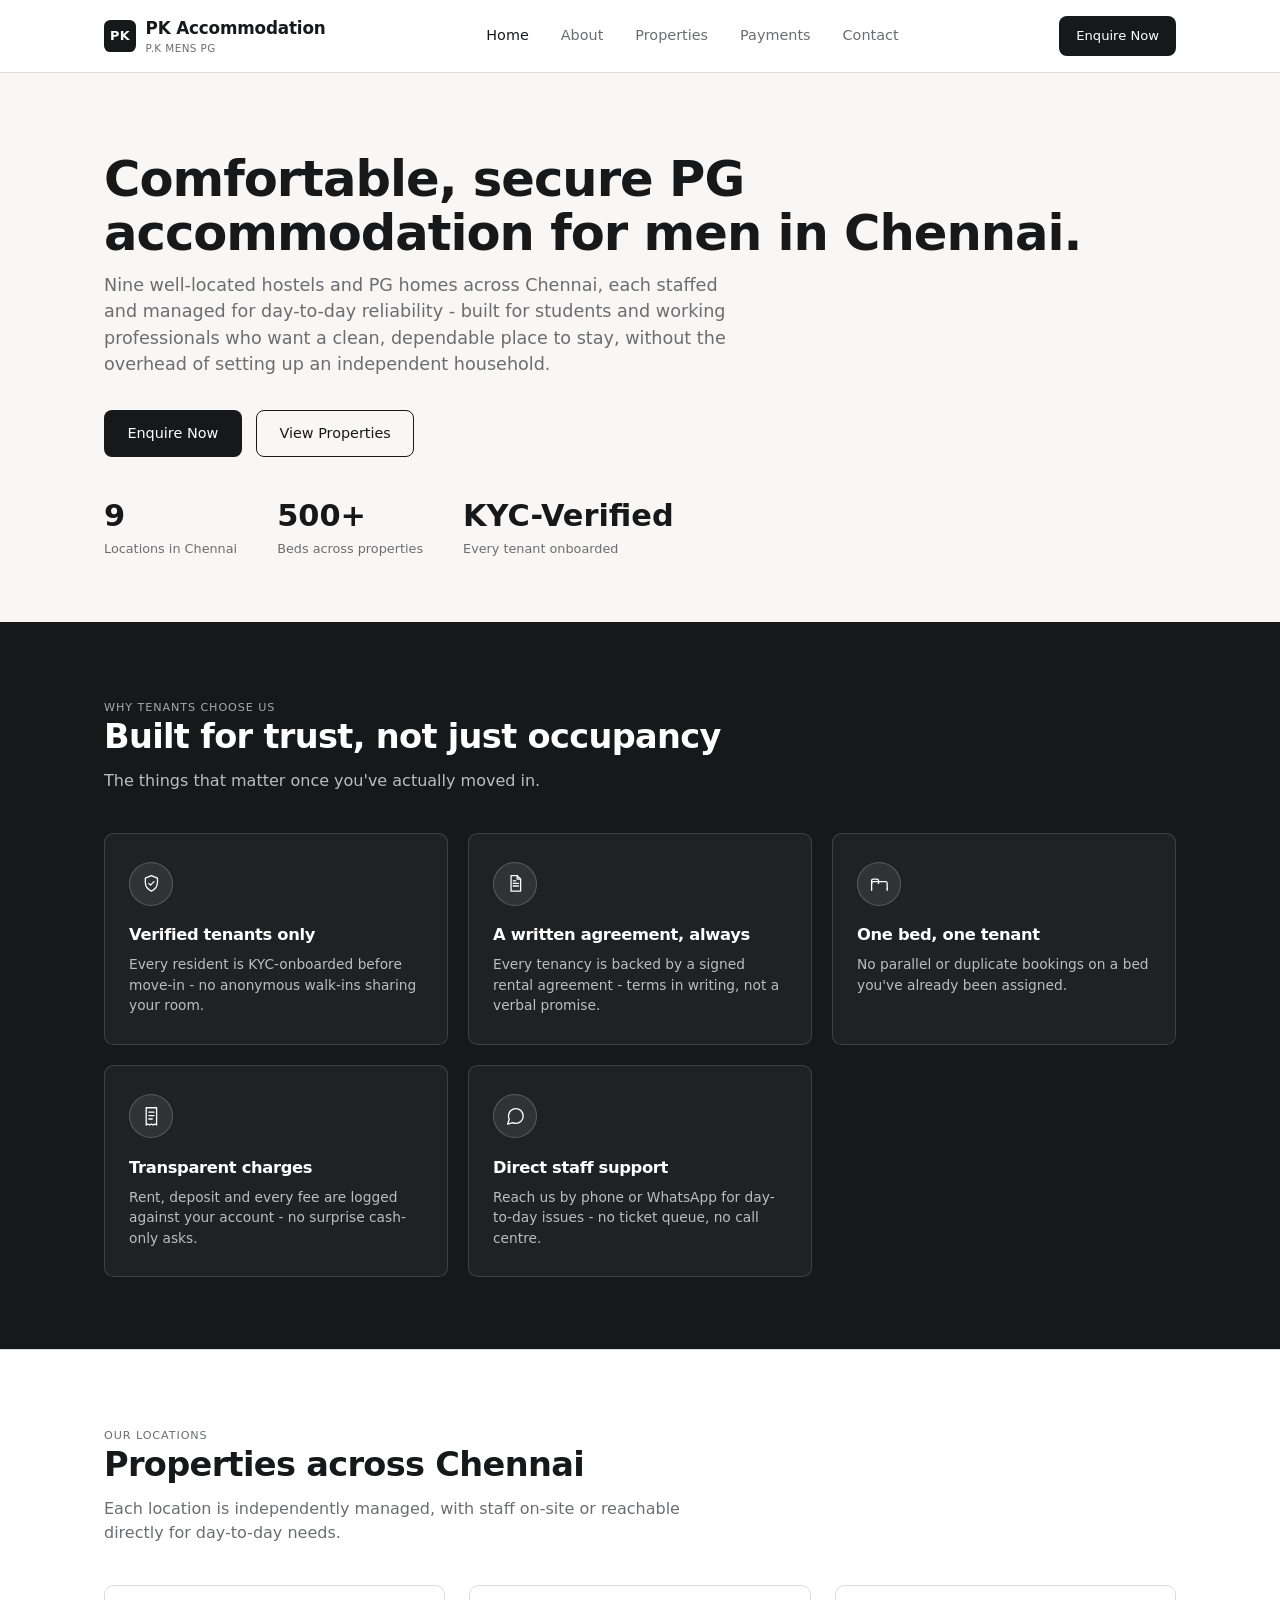
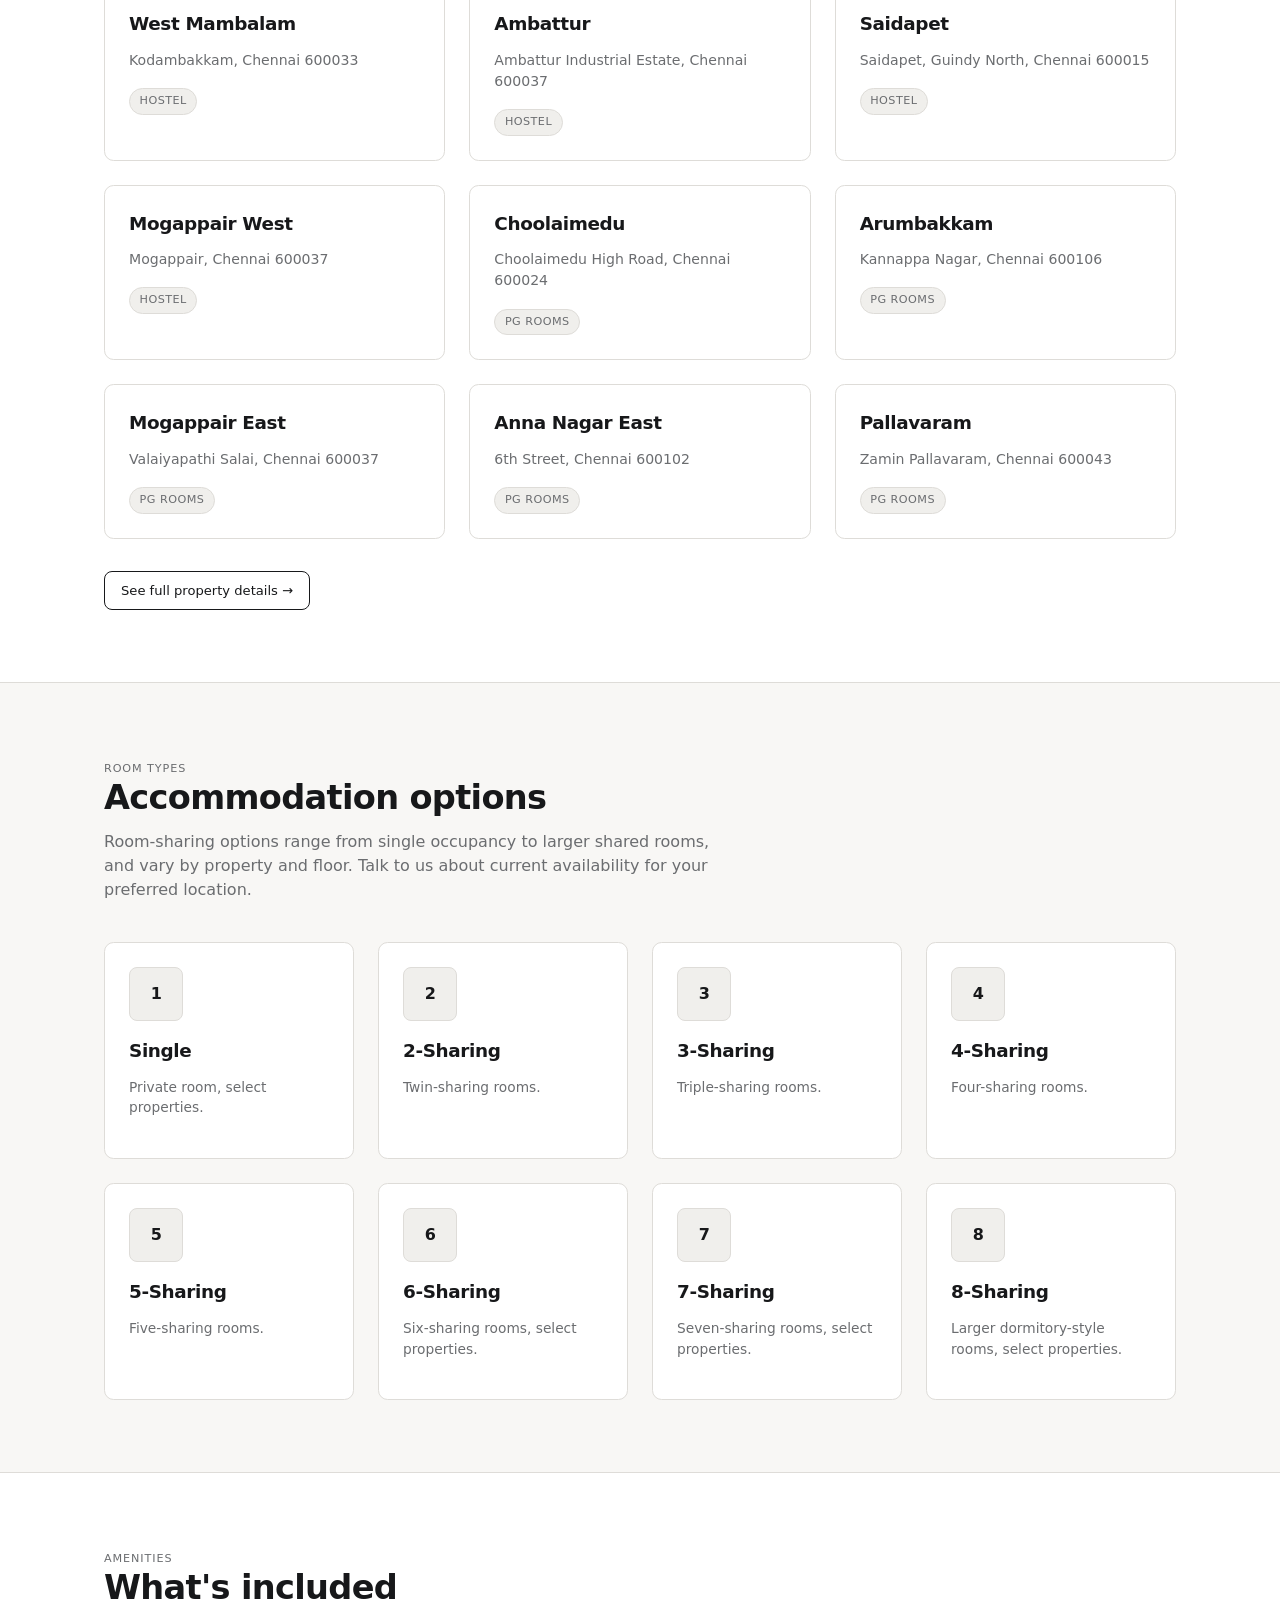
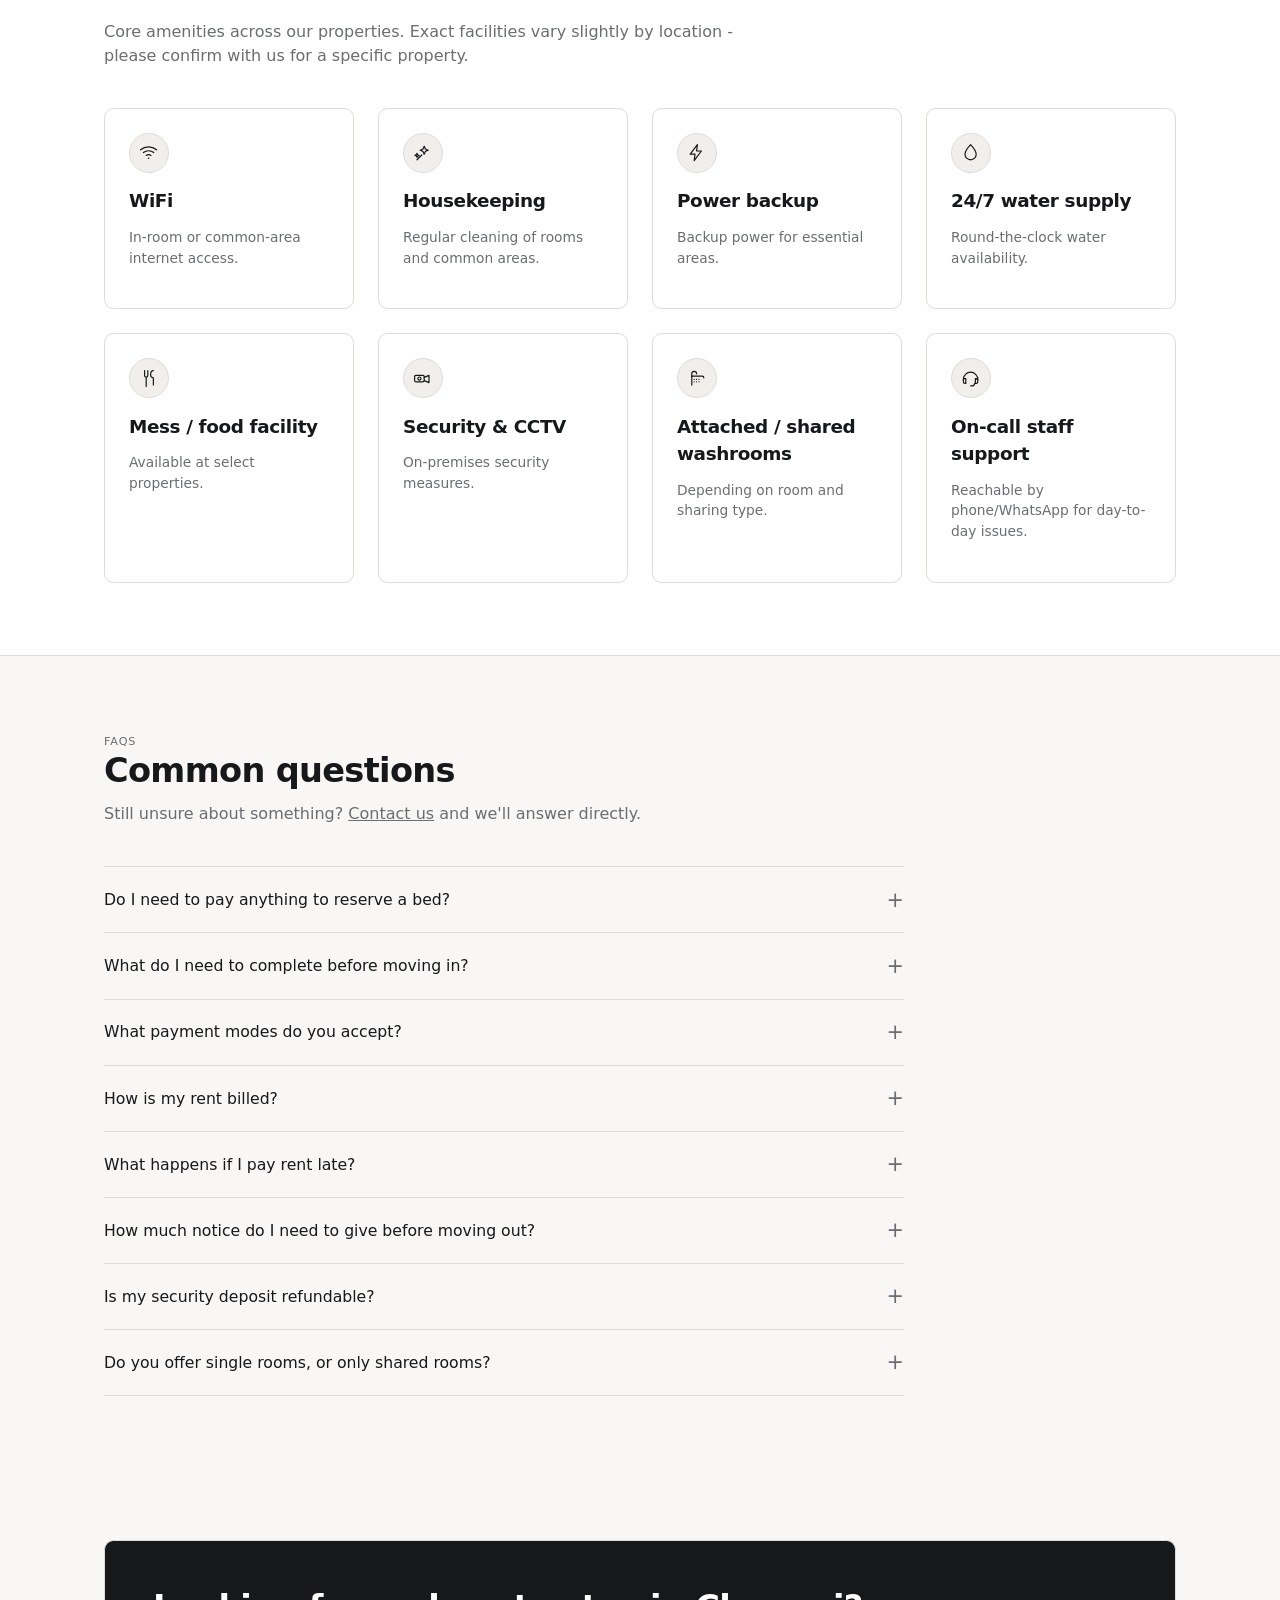
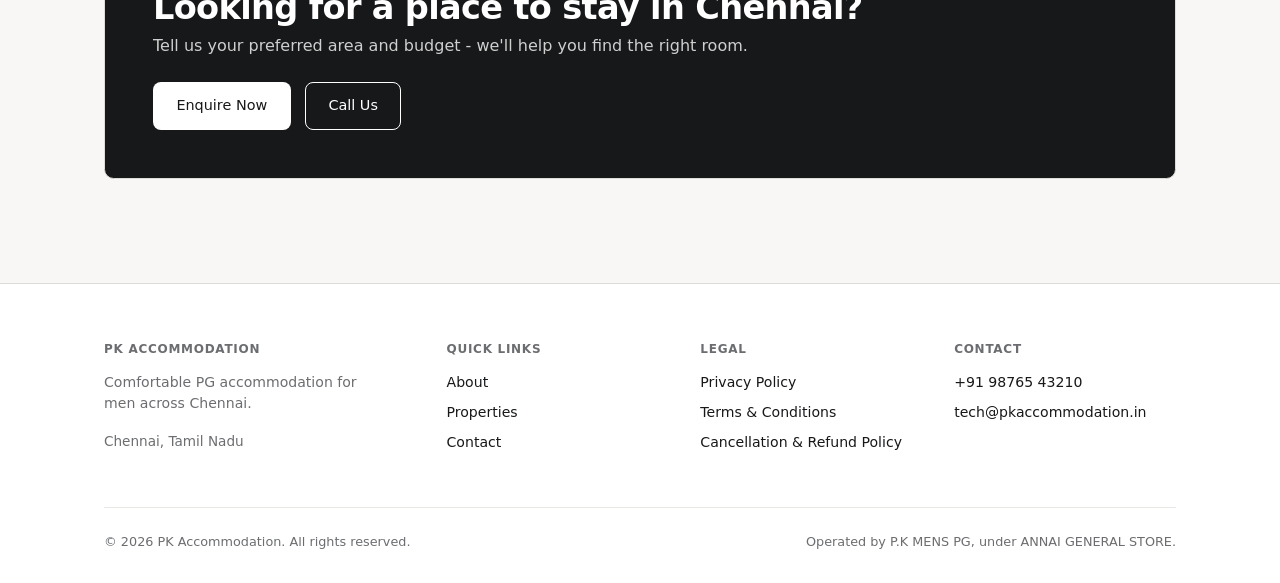
<file: index.html>
<!DOCTYPE html>
<html lang="en">
<head>
<meta charset="UTF-8" />
<meta name="viewport" content="width=device-width, initial-scale=1.0" />
<title>PK Accommodation - Comfortable PG Accommodation in Chennai</title>
<meta name="description" content="PK Accommodation (P.K MENS PG) offers comfortable, secure PG and hostel accommodation for men across 9 locations in Chennai - for students and working professionals." />
<link rel="stylesheet" href="/assets/style.css" />
</head>
<body>

<header class="site">
  <div class="wrap nav-row">
    <a href="/home" class="brand">
      <span class="brand-mark">PK</span>
      <span>PK Accommodation<span class="brand-sub">P.K MENS PG</span></span>
    </a>
    <button class="menu-toggle" aria-label="Toggle menu">☰</button>
    <nav class="primary">
      <a href="/home" aria-current="page">Home</a>
      <a href="/about">About</a>
      <a href="/properties">Properties</a>
      <a href="/payments">Payments</a>
      <a href="/contact">Contact</a>
    </nav>
    <a href="/contact" class="btn btn-primary btn-sm nav-cta">Enquire Now</a>
  </div>
</header>

<section class="hero">
  <div class="wrap">
    <h1>Comfortable, secure PG accommodation for men in Chennai.</h1>
    <p class="lead">Nine well-located hostels and PG homes across Chennai, each staffed and managed for day-to-day reliability - built for students and working professionals who want a clean, dependable place to stay, without the overhead of setting up an independent household.</p>
    <div class="cta-row">
      <a href="/contact" class="btn btn-primary">Enquire Now</a>
      <a href="/properties" class="btn btn-outline">View Properties</a>
    </div>
    <div class="stat-row">
      <div>
        <div class="stat-num">9</div>
        <div class="stat-label">Locations in Chennai</div>
      </div>
      <div>
        <div class="stat-num">500+</div>
        <div class="stat-label">Beds across properties</div>
      </div>
      <div>
        <div class="stat-num">KYC-Verified</div>
        <div class="stat-label">Every tenant onboarded</div>
      </div>
    </div>
  </div>
</section>

<section class="feature-band">
  <div class="wrap">
    <div class="section-head">
      <span class="label-xs" style="color:#a9a9a9;">Why tenants choose us</span>
      <h2 style="color:#fff;">Built for trust, not just occupancy</h2>
      <p class="muted" style="color:#bdbdbd;">The things that matter once you've actually moved in.</p>
    </div>
    <div class="grid grid-3 feature-grid">
      <div class="feature-card">
        <div class="feature-icon"><svg viewBox="0 0 24 24" fill="none" stroke="currentColor" stroke-width="1.5" stroke-linecap="round" stroke-linejoin="round"><path d="M12 3l7 3v5c0 4.5-3 8-7 10-4-2-7-5.5-7-10V6l7-3z"/><path d="M9 12l2 2 4-4"/></svg></div>
        <h3>Verified tenants only</h3>
        <p>Every resident is KYC-onboarded before move-in - no anonymous walk-ins sharing your room.</p>
      </div>
      <div class="feature-card">
        <div class="feature-icon"><svg viewBox="0 0 24 24" fill="none" stroke="currentColor" stroke-width="1.5" stroke-linecap="round" stroke-linejoin="round"><path d="M7 3h7l4 4v14H7V3z"/><path d="M14 3v4h4"/><path d="M9.5 12h6M9.5 15h6M9.5 9h3"/></svg></div>
        <h3>A written agreement, always</h3>
        <p>Every tenancy is backed by a signed rental agreement - terms in writing, not a verbal promise.</p>
      </div>
      <div class="feature-card">
        <div class="feature-icon"><svg viewBox="0 0 24 24" fill="none" stroke="currentColor" stroke-width="1.5" stroke-linecap="round" stroke-linejoin="round"><path d="M3 18v-6a2 2 0 012-2h14a2 2 0 012 2v6"/><path d="M3 18v2M21 18v2"/><path d="M3 13V9a2 2 0 012-2h4a2 2 0 012 2v3"/></svg></div>
        <h3>One bed, one tenant</h3>
        <p>No parallel or duplicate bookings on a bed you've already been assigned.</p>
      </div>
      <div class="feature-card">
        <div class="feature-icon"><svg viewBox="0 0 24 24" fill="none" stroke="currentColor" stroke-width="1.5" stroke-linecap="round" stroke-linejoin="round"><path d="M6 2h12v20l-2-1.3L14 22l-2-1.3L10 22l-2-1.3L6 22V2z"/><path d="M9 7h6M9 11h6M9 15h4"/></svg></div>
        <h3>Transparent charges</h3>
        <p>Rent, deposit and every fee are logged against your account - no surprise cash-only asks.</p>
      </div>
      <div class="feature-card">
        <div class="feature-icon"><svg viewBox="0 0 24 24" fill="none" stroke="currentColor" stroke-width="1.5" stroke-linecap="round" stroke-linejoin="round"><path d="M21 11.5c0 4.7-3.8 8.5-8.5 8.5a8.4 8.4 0 01-3.8-.9L3 21l1.9-5.7a8.4 8.4 0 01-.9-3.8C4 6.8 7.8 3 12.5 3S21 6.8 21 11.5z"/></svg></div>
        <h3>Direct staff support</h3>
        <p>Reach us by phone or WhatsApp for day-to-day issues - no ticket queue, no call centre.</p>
      </div>
    </div>
  </div>
</section>

<section class="alt">
  <div class="wrap">
    <div class="section-head">
      <span class="label-xs">Our Locations</span>
      <h2>Properties across Chennai</h2>
      <p class="muted">Each location is independently managed, with staff on-site or reachable directly for day-to-day needs.</p>
    </div>
    <div class="grid grid-3">
      <div class="card">
        <h3>West Mambalam</h3>
        <p class="muted" style="font-size:0.88rem;">Kodambakkam, Chennai 600033</p>
        <span class="tag">Hostel</span>
      </div>
      <div class="card">
        <h3>Ambattur</h3>
        <p class="muted" style="font-size:0.88rem;">Ambattur Industrial Estate, Chennai 600037</p>
        <span class="tag">Hostel</span>
      </div>
      <div class="card">
        <h3>Saidapet</h3>
        <p class="muted" style="font-size:0.88rem;">Saidapet, Guindy North, Chennai 600015</p>
        <span class="tag">Hostel</span>
      </div>
      <div class="card">
        <h3>Mogappair West</h3>
        <p class="muted" style="font-size:0.88rem;">Mogappair, Chennai 600037</p>
        <span class="tag">Hostel</span>
      </div>
      <div class="card">
        <h3>Choolaimedu</h3>
        <p class="muted" style="font-size:0.88rem;">Choolaimedu High Road, Chennai 600024</p>
        <span class="tag">PG Rooms</span>
      </div>
      <div class="card">
        <h3>Arumbakkam</h3>
        <p class="muted" style="font-size:0.88rem;">Kannappa Nagar, Chennai 600106</p>
        <span class="tag">PG Rooms</span>
      </div>
      <div class="card">
        <h3>Mogappair East</h3>
        <p class="muted" style="font-size:0.88rem;">Valaiyapathi Salai, Chennai 600037</p>
        <span class="tag">PG Rooms</span>
      </div>
      <div class="card">
        <h3>Anna Nagar East</h3>
        <p class="muted" style="font-size:0.88rem;">6th Street, Chennai 600102</p>
        <span class="tag">PG Rooms</span>
      </div>
      <div class="card">
        <h3>Pallavaram</h3>
        <p class="muted" style="font-size:0.88rem;">Zamin Pallavaram, Chennai 600043</p>
        <span class="tag">PG Rooms</span>
      </div>
    </div>
    <div style="margin-top:2rem;">
      <a href="/properties" class="btn btn-outline btn-sm">See full property details →</a>
    </div>
  </div>
</section>

<section>
  <div class="wrap">
    <div class="section-head">
      <span class="label-xs">Room Types</span>
      <h2>Accommodation options</h2>
      <p class="muted">Room-sharing options range from single occupancy to larger shared rooms, and vary by property and floor. Talk to us about current availability for your preferred location.</p>
    </div>
    <div class="grid grid-4">
      <div class="card">
        <div class="card-plate">1</div>
        <h3>Single</h3>
        <p class="muted" style="font-size:0.86rem;">Private room, select properties.</p>
      </div>
      <div class="card">
        <div class="card-plate">2</div>
        <h3>2-Sharing</h3>
        <p class="muted" style="font-size:0.86rem;">Twin-sharing rooms.</p>
      </div>
      <div class="card">
        <div class="card-plate">3</div>
        <h3>3-Sharing</h3>
        <p class="muted" style="font-size:0.86rem;">Triple-sharing rooms.</p>
      </div>
      <div class="card">
        <div class="card-plate">4</div>
        <h3>4-Sharing</h3>
        <p class="muted" style="font-size:0.86rem;">Four-sharing rooms.</p>
      </div>
      <div class="card">
        <div class="card-plate">5</div>
        <h3>5-Sharing</h3>
        <p class="muted" style="font-size:0.86rem;">Five-sharing rooms.</p>
      </div>
      <div class="card">
        <div class="card-plate">6</div>
        <h3>6-Sharing</h3>
        <p class="muted" style="font-size:0.86rem;">Six-sharing rooms, select properties.</p>
      </div>
      <div class="card">
        <div class="card-plate">7</div>
        <h3>7-Sharing</h3>
        <p class="muted" style="font-size:0.86rem;">Seven-sharing rooms, select properties.</p>
      </div>
      <div class="card">
        <div class="card-plate">8</div>
        <h3>8-Sharing</h3>
        <p class="muted" style="font-size:0.86rem;">Larger dormitory-style rooms, select properties.</p>
      </div>
    </div>
  </div>
</section>

<section class="alt">
  <div class="wrap">
    <div class="section-head">
      <span class="label-xs">Amenities</span>
      <h2>What's included</h2>
      <p class="muted">Core amenities across our properties. Exact facilities vary slightly by location - please confirm with us for a specific property.</p>
    </div>
    <div class="grid grid-4">
      <div class="card">
        <div class="amenity-icon"><svg viewBox="0 0 24 24" fill="none" stroke="currentColor" stroke-width="1.5" stroke-linecap="round" stroke-linejoin="round"><path d="M2 8.5a15.5 15.5 0 0120 0"/><path d="M5.5 12a10.5 10.5 0 0113 0"/><path d="M9 15.5a5.5 5.5 0 016 0"/><circle cx="12" cy="19" r="1" fill="currentColor" stroke="none"/></svg></div>
        <h3>WiFi</h3><p class="muted" style="font-size:0.86rem;">In-room or common-area internet access.</p>
      </div>
      <div class="card">
        <div class="amenity-icon"><svg viewBox="0 0 24 24" fill="none" stroke="currentColor" stroke-width="1.5" stroke-linecap="round" stroke-linejoin="round"><path d="M5 21l6-6"/><path d="M14 4l1.5 3.5L19 9l-3.5 1.5L14 14l-1.5-3.5L9 9l3.5-1.5L14 4z"/><path d="M5 13l.8 1.9 1.9.8-1.9.8L5 18l-.8-1.9-1.9-.8 1.9-.8L5 13z"/></svg></div>
        <h3>Housekeeping</h3><p class="muted" style="font-size:0.86rem;">Regular cleaning of rooms and common areas.</p>
      </div>
      <div class="card">
        <div class="amenity-icon"><svg viewBox="0 0 24 24" fill="none" stroke="currentColor" stroke-width="1.5" stroke-linecap="round" stroke-linejoin="round"><path d="M13 2L4 14h6l-1 8 9-12h-6l1-8z"/></svg></div>
        <h3>Power backup</h3><p class="muted" style="font-size:0.86rem;">Backup power for essential areas.</p>
      </div>
      <div class="card">
        <div class="amenity-icon"><svg viewBox="0 0 24 24" fill="none" stroke="currentColor" stroke-width="1.5" stroke-linecap="round" stroke-linejoin="round"><path d="M12 2s7 7.5 7 12a7 7 0 01-14 0c0-4.5 7-12 7-12z"/></svg></div>
        <h3>24/7 water supply</h3><p class="muted" style="font-size:0.86rem;">Round-the-clock water availability.</p>
      </div>
      <div class="card">
        <div class="amenity-icon"><svg viewBox="0 0 24 24" fill="none" stroke="currentColor" stroke-width="1.5" stroke-linecap="round" stroke-linejoin="round"><path d="M7 2v6a2 2 0 002 2 2 2 0 002-2V2M9 10v12M18 2c-2 0-3.5 2-3.5 5s1.5 4 3.5 4v9"/></svg></div>
        <h3>Mess / food facility</h3><p class="muted" style="font-size:0.86rem;">Available at select properties.</p>
      </div>
      <div class="card">
        <div class="amenity-icon"><svg viewBox="0 0 24 24" fill="none" stroke="currentColor" stroke-width="1.5" stroke-linecap="round" stroke-linejoin="round"><rect x="2" y="8" width="12" height="8" rx="1.5"/><circle cx="8" cy="12" r="2"/><path d="M14 10.5l6-2.5v9l-6-2.5"/></svg></div>
        <h3>Security &amp; CCTV</h3><p class="muted" style="font-size:0.86rem;">On-premises security measures.</p>
      </div>
      <div class="card">
        <div class="amenity-icon"><svg viewBox="0 0 24 24" fill="none" stroke="currentColor" stroke-width="1.5" stroke-linecap="round" stroke-linejoin="round"><path d="M6 9h13a2 2 0 012 2"/><path d="M6 9V6a3 3 0 016 0"/><path d="M6 9v11"/><path d="M9 13h.01M12 13h.01M15 13h.01M9 16h.01M12 16h.01M15 16h.01"/></svg></div>
        <h3>Attached / shared washrooms</h3><p class="muted" style="font-size:0.86rem;">Depending on room and sharing type.</p>
      </div>
      <div class="card">
        <div class="amenity-icon"><svg viewBox="0 0 24 24" fill="none" stroke="currentColor" stroke-width="1.5" stroke-linecap="round" stroke-linejoin="round"><path d="M3 13a9 9 0 0118 0"/><path d="M3 13v3a2 2 0 002 2h1v-6H4a1 1 0 00-1 1z"/><path d="M21 13v3a2 2 0 01-2 2h-1v-6h1a1 1 0 011 1z"/><path d="M17 18a3 3 0 01-3 3h-2"/></svg></div>
        <h3>On-call staff support</h3><p class="muted" style="font-size:0.86rem;">Reachable by phone/WhatsApp for day-to-day issues.</p>
      </div>
    </div>
  </div>
</section>

<section>
  <div class="wrap">
    <div class="section-head">
      <span class="label-xs">FAQs</span>
      <h2>Common questions</h2>
      <p class="muted">Still unsure about something? <a href="/contact">Contact us</a> and we'll answer directly.</p>
    </div>
    <div class="faq-list">
      <details class="faq-item">
        <summary>Do I need to pay anything to reserve a bed?</summary>
        <div class="faq-answer">No. A reservation needs no payment at all - we hold the bed for you as soon as staff confirm it. Payment (joining fee, first month's rent and deposit) is only collected once your tenancy is activated, after KYC and a signed agreement.</div>
      </details>
      <details class="faq-item">
        <summary>What do I need to complete before moving in?</summary>
        <div class="faq-answer">A valid government-issued photo ID for KYC verification, a signed rental agreement, and payment of the joining fee, first month's rent and security deposit. Once staff confirm payment, your tenancy is activated and you can move in.</div>
      </details>
      <details class="faq-item">
        <summary>What payment modes do you accept?</summary>
        <div class="faq-answer">UPI, bank transfer and cash, all recorded against your account with a receipt issued. Online card/UPI checkout on this website is being added.</div>
      </details>
      <details class="faq-item">
        <summary>How is my rent billed?</summary>
        <div class="faq-answer">Rent is billed on a cycle anchored to your own joining date rather than a shared calendar date - for example, joining on the 12th means every cycle runs the 12th to the 11th of the next month.</div>
      </details>
      <details class="faq-item">
        <summary>What happens if I pay rent late?</summary>
        <div class="faq-answer">A late fee of 1% of the rent per day applies, but only after a 12-day grace period from the due date.</div>
      </details>
      <details class="faq-item">
        <summary>How much notice do I need to give before moving out?</summary>
        <div class="faq-answer">15 days' notice. A reason for moving out is optional, never mandatory. See our <a href="/terms">Terms &amp; Conditions</a> for notice period, lock-in and move-out charges.</div>
      </details>
      <details class="faq-item">
        <summary>Is my security deposit refundable?</summary>
        <div class="faq-answer">80% of your deposit is usable during your stay to adjust against dues or damages; 20% is always retained. The usable portion, less any deductions, is refunded after move-out settlement - see our <a href="/refund">Cancellation &amp; Refund Policy</a>.</div>
      </details>
      <details class="faq-item">
        <summary>Do you offer single rooms, or only shared rooms?</summary>
        <div class="faq-answer">Both. Room options range from single occupancy to 8-sharing, and vary by property - enquire for what's available at your preferred location.</div>
      </details>
    </div>
  </div>
</section>

<section>
  <div class="wrap">
    <div class="cta-banner">
      <div>
        <h2>Looking for a place to stay in Chennai?</h2>
        <p>Tell us your preferred area and budget - we'll help you find the right room.</p>
      </div>
      <div class="cta-row" style="margin-top:0;">
        <a href="/contact" class="btn btn-primary">Enquire Now</a>
        <a href="tel:+919876543210" class="btn btn-outline">Call Us</a>
      </div>
    </div>
  </div>
</section>

<footer class="site">
  <div class="wrap">
    <div class="footer-grid">
      <div>
        <h4>PK Accommodation</h4>
        <p class="muted" style="font-size:0.88rem; max-width:260px;">Comfortable PG accommodation for men across Chennai.</p>
        <p class="muted" style="font-size:0.85rem;">Chennai, Tamil Nadu</p>
      </div>
      <div>
        <h4>Quick Links</h4>
        <ul>
          <li><a href="/about">About</a></li>
          <li><a href="/properties">Properties</a></li>
          <li><a href="/contact">Contact</a></li>
        </ul>
      </div>
      <div>
        <h4>Legal</h4>
        <ul>
          <li><a href="/privacy">Privacy Policy</a></li>
          <li><a href="/terms">Terms &amp; Conditions</a></li>
          <li><a href="/refund">Cancellation &amp; Refund Policy</a></li>
        </ul>
      </div>
      <div>
        <h4>Contact</h4>
        <ul>
          <li><a href="tel:+919876543210">+91 98765 43210</a></li>
          <li><a href="mailto:tech@pkaccommodation.in">tech@pkaccommodation.in</a></li>
        </ul>
      </div>
    </div>
    <div class="footer-bottom">
      <span>© 2026 PK Accommodation. All rights reserved.</span>
      <span>Operated by P.K MENS PG, under ANNAI GENERAL STORE.</span>
    </div>
  </div>
</footer>
<script src="/assets/script.js"></script>
</body>
</html>
</file>
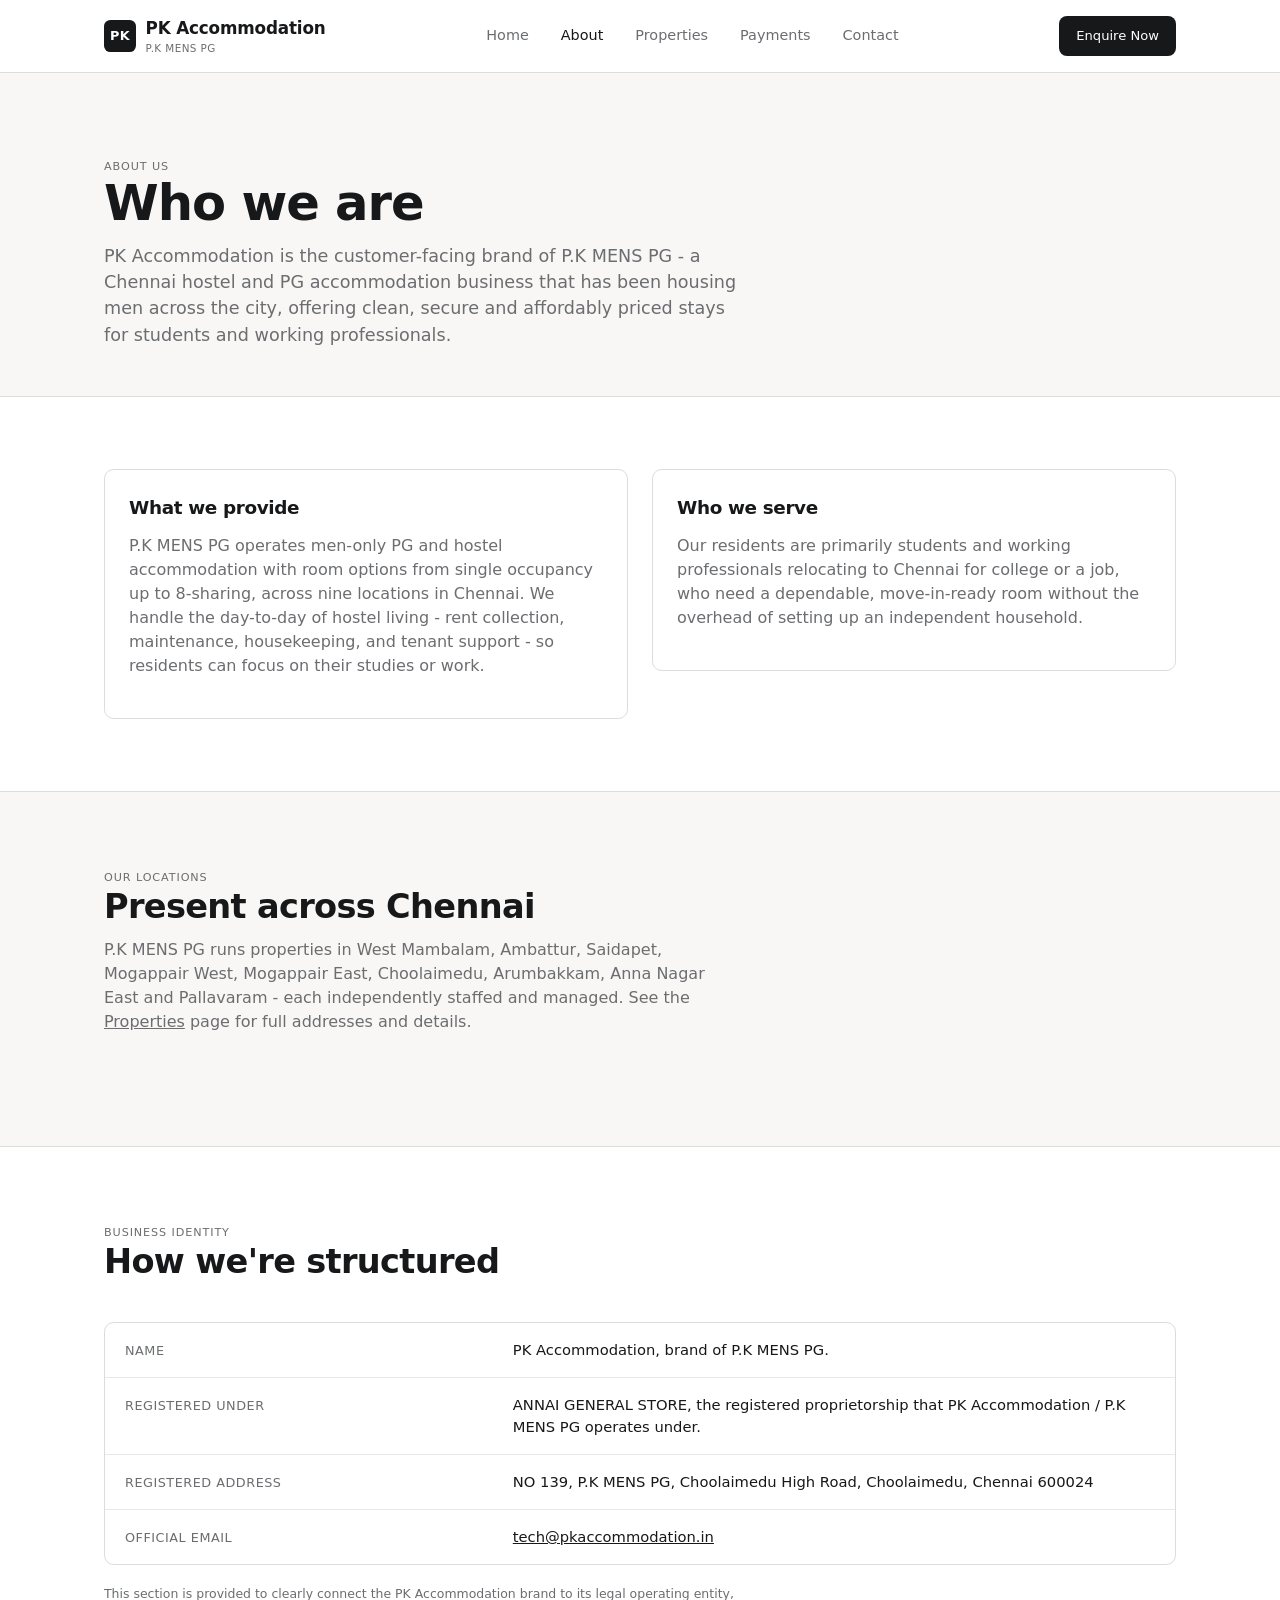
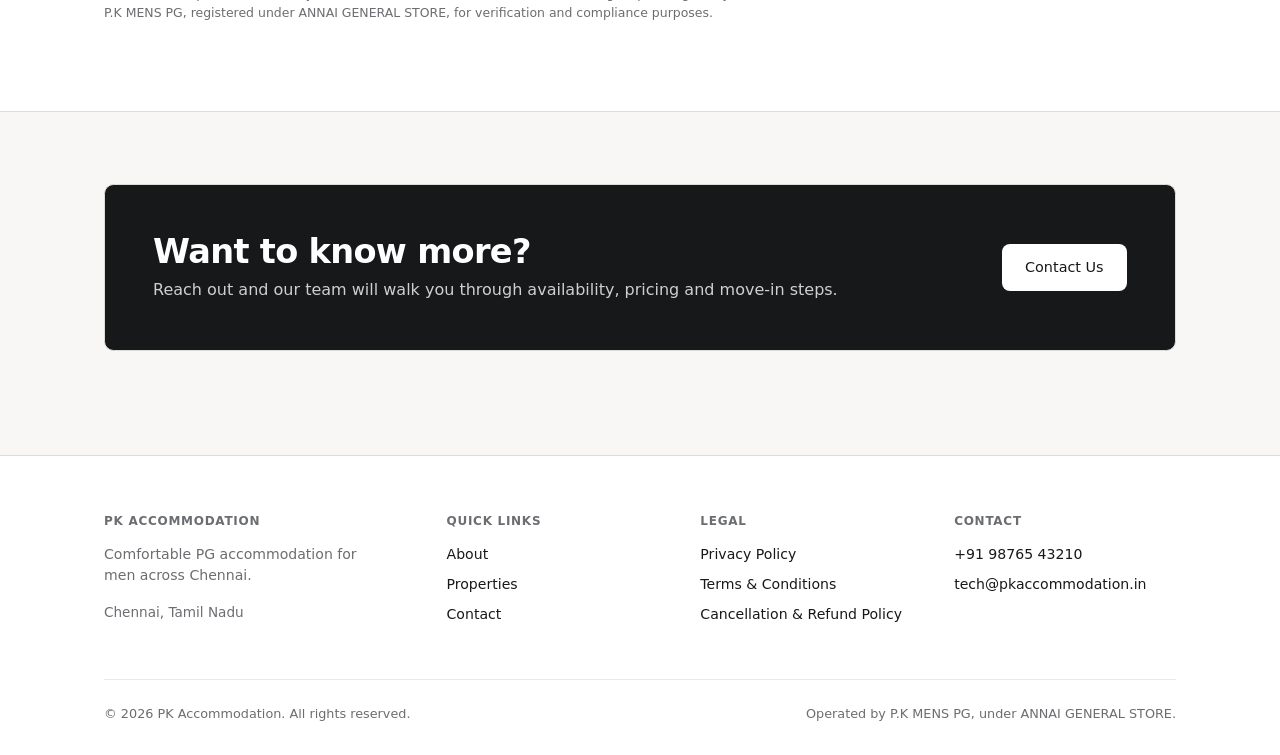
<file: about.html>
<!DOCTYPE html>
<html lang="en">
<head>
<meta charset="UTF-8" />
<meta name="viewport" content="width=device-width, initial-scale=1.0" />
<title>About Us - PK Accommodation</title>
<meta name="description" content="PK Accommodation is the operating brand of P.K MENS PG, a Chennai-based PG/hostel business for men, run under ANNAI GENERAL STORE." />
<link rel="stylesheet" href="/assets/style.css" />
</head>
<body>

<header class="site">
  <div class="wrap nav-row">
    <a href="/home" class="brand">
      <span class="brand-mark">PK</span>
      <span>PK Accommodation<span class="brand-sub">P.K MENS PG</span></span>
    </a>
    <button class="menu-toggle" aria-label="Toggle menu">☰</button>
    <nav class="primary">
      <a href="/home">Home</a>
      <a href="/about" aria-current="page">About</a>
      <a href="/properties">Properties</a>
      <a href="/payments">Payments</a>
      <a href="/contact">Contact</a>
    </nav>
    <a href="/contact" class="btn btn-primary btn-sm nav-cta">Enquire Now</a>
  </div>
</header>

<section class="hero" style="padding-bottom:2rem;">
  <div class="wrap">
    <span class="label-xs">About Us</span>
    <h1>Who we are</h1>
    <p class="lead">PK Accommodation is the customer-facing brand of P.K MENS PG - a Chennai hostel and PG accommodation business that has been housing men across the city, offering clean, secure and affordably priced stays for students and working professionals.</p>
  </div>
</section>

<section class="alt">
  <div class="wrap">
    <div class="grid grid-2" style="align-items:start;">
      <div class="card">
        <h3>What we provide</h3>
        <p class="muted">P.K MENS PG operates men-only PG and hostel accommodation with room options from single occupancy up to 8-sharing, across nine locations in Chennai. We handle the day-to-day of hostel living - rent collection, maintenance, housekeeping, and tenant support - so residents can focus on their studies or work.</p>
      </div>
      <div class="card">
        <h3>Who we serve</h3>
        <p class="muted">Our residents are primarily students and working professionals relocating to Chennai for college or a job, who need a dependable, move-in-ready room without the overhead of setting up an independent household.</p>
      </div>
    </div>
  </div>
</section>

<section>
  <div class="wrap">
    <div class="section-head">
      <span class="label-xs">Our Locations</span>
      <h2>Present across Chennai</h2>
      <p class="muted">P.K MENS PG runs properties in West Mambalam, Ambattur, Saidapet, Mogappair West, Mogappair East, Choolaimedu, Arumbakkam, Anna Nagar East and Pallavaram - each independently staffed and managed. See the <a href="/properties">Properties</a> page for full addresses and details.</p>
    </div>
  </div>
</section>

<section class="alt">
  <div class="wrap">
    <div class="section-head">
      <span class="label-xs">Business Identity</span>
      <h2>How we're structured</h2>
    </div>
    <div class="deflist">
      <div class="deflist-row">
        <div class="k">Name</div>
        <div>PK Accommodation, brand of P.K MENS PG.</div>
      </div>
      <div class="deflist-row">
        <div class="k">Registered under</div>
        <div>ANNAI GENERAL STORE, the registered proprietorship that PK Accommodation / P.K MENS PG operates under.</div>
      </div>
      <div class="deflist-row">
        <div class="k">Registered address</div>
        <div>NO 139, P.K MENS PG, Choolaimedu High Road, Choolaimedu, Chennai 600024</div>
      </div>
      <div class="deflist-row">
        <div class="k">Official email</div>
        <div><a href="mailto:tech@pkaccommodation.in">tech@pkaccommodation.in</a></div>
      </div>
    </div>
    <p class="disclosure" style="margin-top:1.25rem;">This section is provided to clearly connect the PK Accommodation brand to its legal operating entity, P.K MENS PG, registered under ANNAI GENERAL STORE, for verification and compliance purposes.</p>
  </div>
</section>

<section>
  <div class="wrap">
    <div class="cta-banner">
      <div>
        <h2>Want to know more?</h2>
        <p>Reach out and our team will walk you through availability, pricing and move-in steps.</p>
      </div>
      <div class="cta-row" style="margin-top:0;">
        <a href="/contact" class="btn btn-primary">Contact Us</a>
      </div>
    </div>
  </div>
</section>

<footer class="site">
  <div class="wrap">
    <div class="footer-grid">
      <div>
        <h4>PK Accommodation</h4>
        <p class="muted" style="font-size:0.88rem; max-width:260px;">Comfortable PG accommodation for men across Chennai.</p>
        <p class="muted" style="font-size:0.85rem;">Chennai, Tamil Nadu</p>
      </div>
      <div>
        <h4>Quick Links</h4>
        <ul>
          <li><a href="/about">About</a></li>
          <li><a href="/properties">Properties</a></li>
          <li><a href="/contact">Contact</a></li>
        </ul>
      </div>
      <div>
        <h4>Legal</h4>
        <ul>
          <li><a href="/privacy">Privacy Policy</a></li>
          <li><a href="/terms">Terms &amp; Conditions</a></li>
          <li><a href="/refund">Cancellation &amp; Refund Policy</a></li>
        </ul>
      </div>
      <div>
        <h4>Contact</h4>
        <ul>
          <li><a href="tel:+919876543210">+91 98765 43210</a></li>
          <li><a href="mailto:tech@pkaccommodation.in">tech@pkaccommodation.in</a></li>
        </ul>
      </div>
    </div>
    <div class="footer-bottom">
      <span>© 2026 PK Accommodation. All rights reserved.</span>
      <span>Operated by P.K MENS PG, under ANNAI GENERAL STORE.</span>
    </div>
  </div>
</footer>
<script src="/assets/script.js"></script>
</body>
</html>
</file>
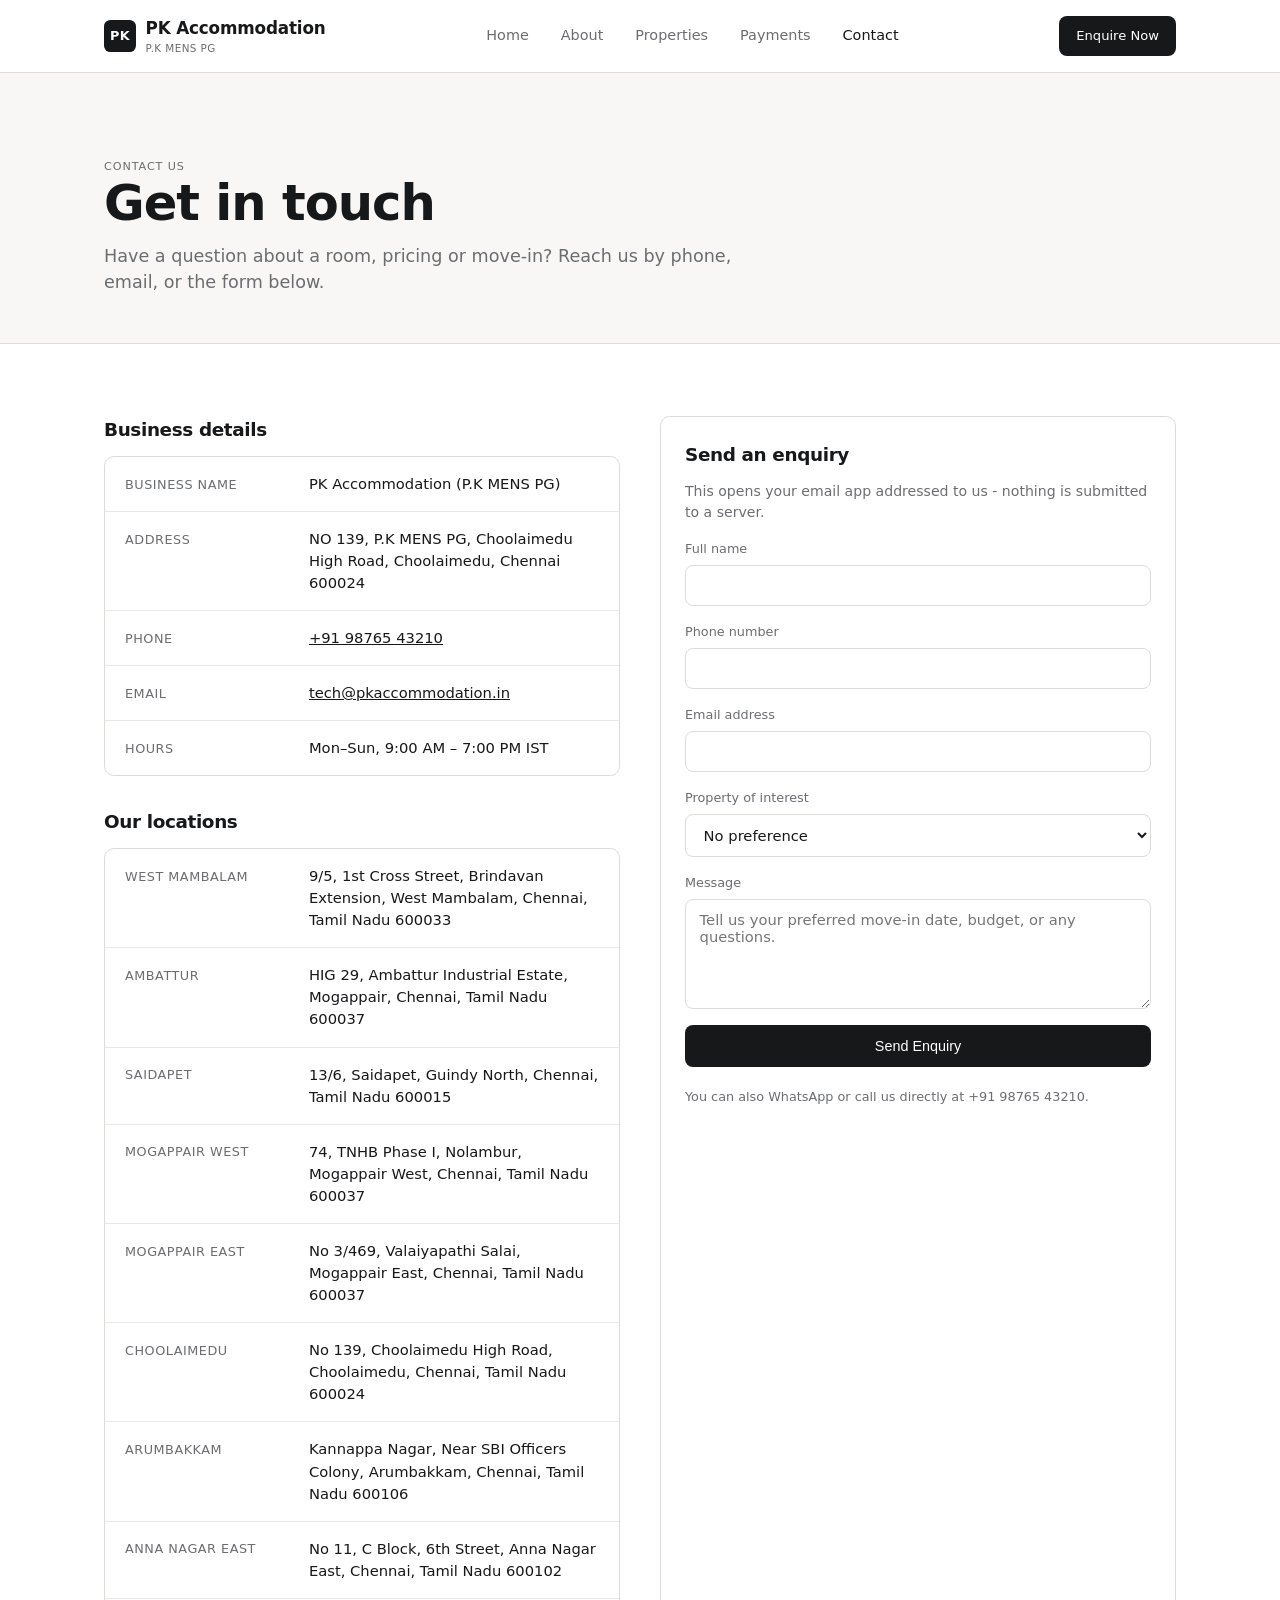
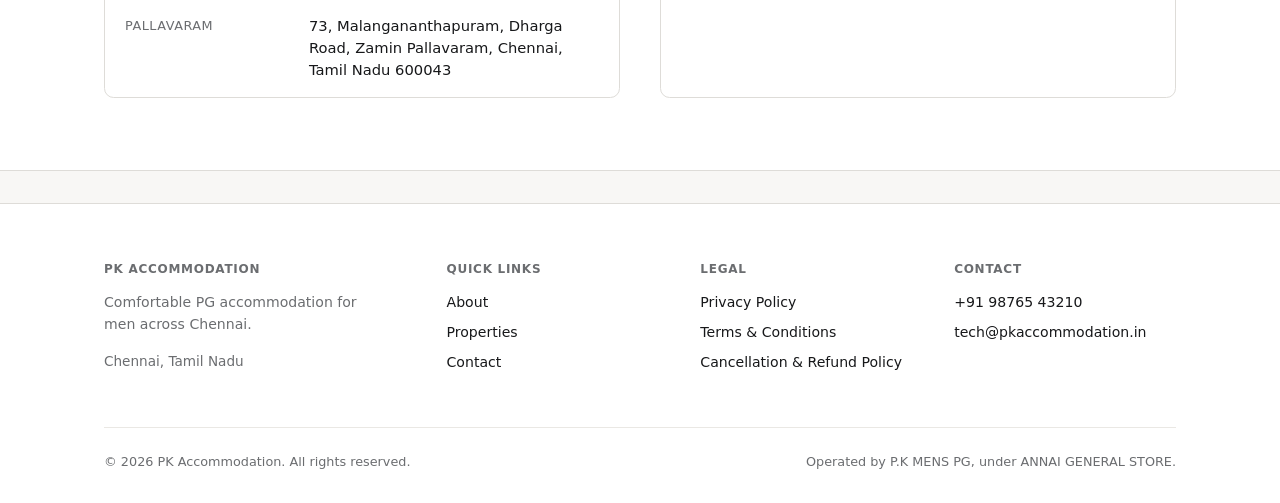
<file: contact.html>
<!DOCTYPE html>
<html lang="en">
<head>
<meta charset="UTF-8" />
<meta name="viewport" content="width=device-width, initial-scale=1.0" />
<title>Contact Us - PK Accommodation</title>
<meta name="description" content="Contact PK Accommodation (P.K MENS PG) - phone, email and enquiry form. Chennai, Tamil Nadu." />
<link rel="stylesheet" href="/assets/style.css" />
</head>
<body>

<header class="site">
  <div class="wrap nav-row">
    <a href="/home" class="brand">
      <span class="brand-mark">PK</span>
      <span>PK Accommodation<span class="brand-sub">P.K MENS PG</span></span>
    </a>
    <button class="menu-toggle" aria-label="Toggle menu">☰</button>
    <nav class="primary">
      <a href="/home">Home</a>
      <a href="/about">About</a>
      <a href="/properties">Properties</a>
      <a href="/payments">Payments</a>
      <a href="/contact" aria-current="page">Contact</a>
    </nav>
    <a href="/contact" class="btn btn-primary btn-sm nav-cta">Enquire Now</a>
  </div>
</header>

<section class="hero" style="padding-bottom:2rem;">
  <div class="wrap">
    <span class="label-xs">Contact Us</span>
    <h1>Get in touch</h1>
    <p class="lead">Have a question about a room, pricing or move-in? Reach us by phone, email, or the form below.</p>
  </div>
</section>

<section class="alt">
  <div class="wrap contact-grid">
    <div>
      <h3>Business details</h3>
      <div class="deflist" style="margin-bottom:2rem;">
        <div class="deflist-row"><div class="k">Business name</div><div>PK Accommodation (P.K MENS PG)</div></div>
        <div class="deflist-row"><div class="k">Address</div><div>NO 139, P.K MENS PG, Choolaimedu High Road, Choolaimedu, Chennai 600024</div></div>
        <div class="deflist-row"><div class="k">Phone</div><div><a href="tel:+919876543210">+91 98765 43210</a></div></div>
        <div class="deflist-row"><div class="k">Email</div><div><a href="mailto:tech@pkaccommodation.in">tech@pkaccommodation.in</a></div></div>
        <div class="deflist-row"><div class="k">Hours</div><div>Mon–Sun, 9:00 AM – 7:00 PM IST</div></div>
      </div>

      <h3>Our locations</h3>
      <div class="deflist">
        <div class="deflist-row"><div class="k">West Mambalam</div><div>9/5, 1st Cross Street, Brindavan Extension, West Mambalam, Chennai, Tamil Nadu 600033</div></div>
        <div class="deflist-row"><div class="k">Ambattur</div><div>HIG 29, Ambattur Industrial Estate, Mogappair, Chennai, Tamil Nadu 600037</div></div>
        <div class="deflist-row"><div class="k">Saidapet</div><div>13/6, Saidapet, Guindy North, Chennai, Tamil Nadu 600015</div></div>
        <div class="deflist-row"><div class="k">Mogappair West</div><div>74, TNHB Phase I, Nolambur, Mogappair West, Chennai, Tamil Nadu 600037</div></div>
        <div class="deflist-row"><div class="k">Mogappair East</div><div>No 3/469, Valaiyapathi Salai, Mogappair East, Chennai, Tamil Nadu 600037</div></div>
        <div class="deflist-row"><div class="k">Choolaimedu</div><div>No 139, Choolaimedu High Road, Choolaimedu, Chennai, Tamil Nadu 600024</div></div>
        <div class="deflist-row"><div class="k">Arumbakkam</div><div>Kannappa Nagar, Near SBI Officers Colony, Arumbakkam, Chennai, Tamil Nadu 600106</div></div>
        <div class="deflist-row"><div class="k">Anna Nagar East</div><div>No 11, C Block, 6th Street, Anna Nagar East, Chennai, Tamil Nadu 600102</div></div>
        <div class="deflist-row"><div class="k">Pallavaram</div><div>73, Malangananthapuram, Dharga Road, Zamin Pallavaram, Chennai, Tamil Nadu 600043</div></div>
      </div>
    </div>

    <div class="card">
      <h3>Send an enquiry</h3>
      <p class="muted" style="font-size:0.88rem;">This opens your email app addressed to us - nothing is submitted to a server.</p>
      <form class="contact-form" id="enquiryForm">
        <div class="field">
          <label for="name">Full name</label>
          <input type="text" id="name" name="name" required />
        </div>
        <div class="field">
          <label for="phone">Phone number</label>
          <input type="tel" id="phone" name="phone" required />
        </div>
        <div class="field">
          <label for="email">Email address</label>
          <input type="email" id="email" name="email" />
        </div>
        <div class="field">
          <label for="property">Property of interest</label>
          <select id="property" name="property">
            <option value="">No preference</option>
            <option value="West Mambalam">West Mambalam</option>
            <option value="Ambattur">Ambattur</option>
            <option value="Saidapet">Saidapet</option>
            <option value="Mogappair West">Mogappair West</option>
            <option value="Mogappair East">Mogappair East</option>
            <option value="Choolaimedu">Choolaimedu</option>
            <option value="Arumbakkam">Arumbakkam</option>
            <option value="Anna Nagar East">Anna Nagar East</option>
            <option value="Pallavaram">Pallavaram</option>
          </select>
        </div>
        <div class="field">
          <label for="message">Message</label>
          <textarea id="message" name="message" placeholder="Tell us your preferred move-in date, budget, or any questions." required></textarea>
        </div>
        <button type="submit" class="btn btn-primary">Send Enquiry</button>
        <p class="form-note">You can also WhatsApp or call us directly at +91 98765 43210.</p>
      </form>
    </div>
  </div>
</section>

<footer class="site">
  <div class="wrap">
    <div class="footer-grid">
      <div>
        <h4>PK Accommodation</h4>
        <p class="muted" style="font-size:0.88rem; max-width:260px;">Comfortable PG accommodation for men across Chennai.</p>
        <p class="muted" style="font-size:0.85rem;">Chennai, Tamil Nadu</p>
      </div>
      <div>
        <h4>Quick Links</h4>
        <ul>
          <li><a href="/about">About</a></li>
          <li><a href="/properties">Properties</a></li>
          <li><a href="/contact">Contact</a></li>
        </ul>
      </div>
      <div>
        <h4>Legal</h4>
        <ul>
          <li><a href="/privacy">Privacy Policy</a></li>
          <li><a href="/terms">Terms &amp; Conditions</a></li>
          <li><a href="/refund">Cancellation &amp; Refund Policy</a></li>
        </ul>
      </div>
      <div>
        <h4>Contact</h4>
        <ul>
          <li><a href="tel:+919876543210">+91 98765 43210</a></li>
          <li><a href="mailto:tech@pkaccommodation.in">tech@pkaccommodation.in</a></li>
        </ul>
      </div>
    </div>
    <div class="footer-bottom">
      <span>© 2026 PK Accommodation. All rights reserved.</span>
      <span>Operated by P.K MENS PG, under ANNAI GENERAL STORE.</span>
    </div>
  </div>
</footer>
<script src="/assets/script.js"></script>
<script>
  (function () {
    var params = new URLSearchParams(window.location.search);
    var property = params.get("property");
    if (property) {
      var select = document.getElementById("property");
      if (select) {
        for (var i = 0; i < select.options.length; i++) {
          if (select.options[i].value === property) {
            select.selectedIndex = i;
            break;
          }
        }
      }
    }
  })();
</script>
</body>
</html>
</file>
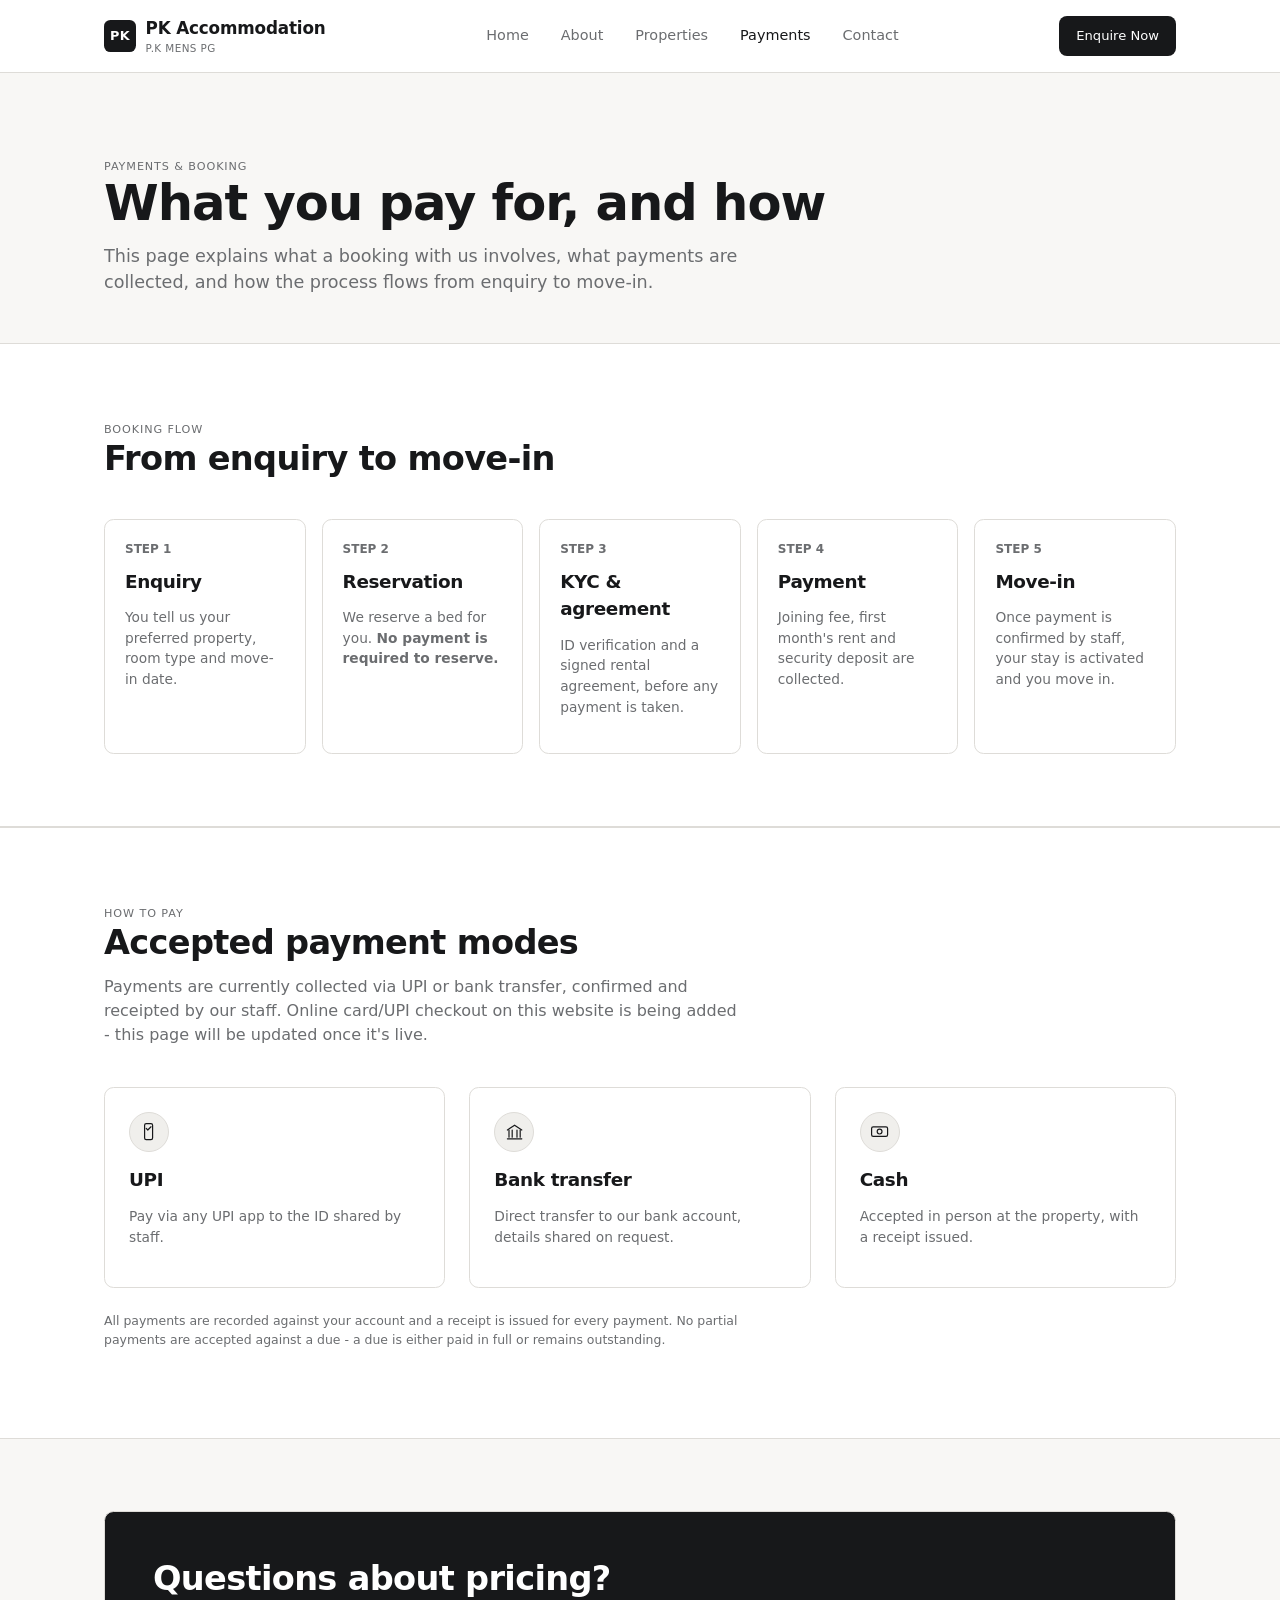
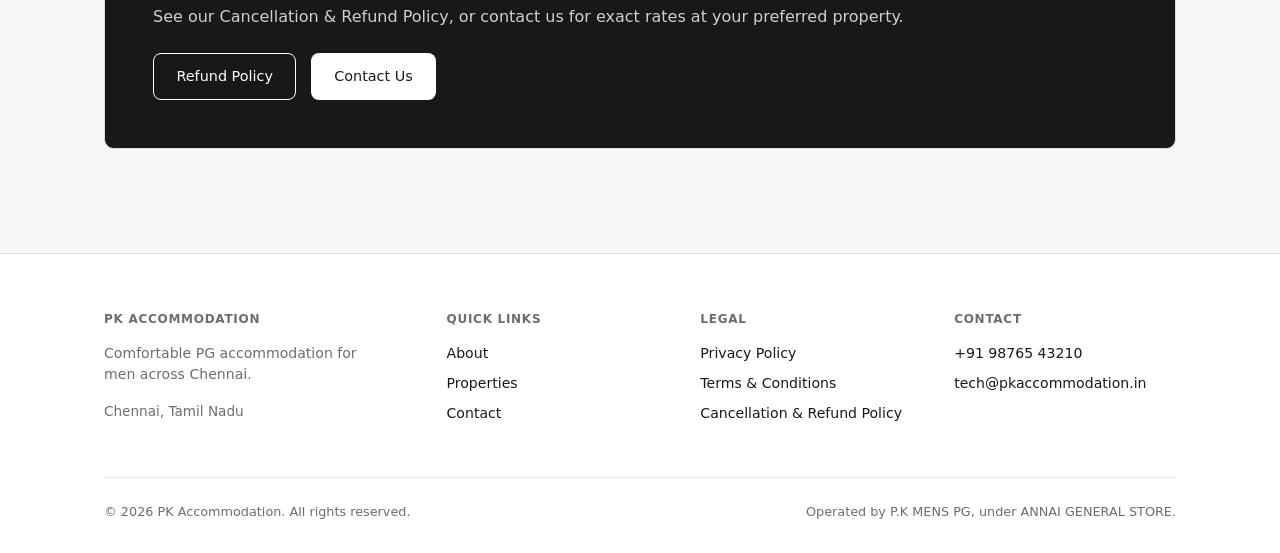
<file: payments.html>
<!DOCTYPE html>
<html lang="en">
<head>
<meta charset="UTF-8" />
<meta name="viewport" content="width=device-width, initial-scale=1.0" />
<title>Payments & Booking - PK Accommodation</title>
<meta name="description" content="How booking, reservation and rent payments work at PK Accommodation (P.K MENS PG) - reservation, KYC, payment, and move-in." />
<link rel="stylesheet" href="/assets/style.css" />
</head>
<body>

<header class="site">
  <div class="wrap nav-row">
    <a href="/home" class="brand">
      <span class="brand-mark">PK</span>
      <span>PK Accommodation<span class="brand-sub">P.K MENS PG</span></span>
    </a>
    <button class="menu-toggle" aria-label="Toggle menu">☰</button>
    <nav class="primary">
      <a href="/home">Home</a>
      <a href="/about">About</a>
      <a href="/properties">Properties</a>
      <a href="/payments" aria-current="page">Payments</a>
      <a href="/contact">Contact</a>
    </nav>
    <a href="/contact" class="btn btn-primary btn-sm nav-cta">Enquire Now</a>
  </div>
</header>

<section class="hero" style="padding-bottom:2rem;">
  <div class="wrap">
    <span class="label-xs">Payments &amp; Booking</span>
    <h1>What you pay for, and how</h1>
    <p class="lead">This page explains what a booking with us involves, what payments are collected, and how the process flows from enquiry to move-in.</p>
  </div>
</section>

<section class="alt">
  <div class="wrap">
    <div class="section-head">
      <span class="label-xs">Booking flow</span>
      <h2>From enquiry to move-in</h2>
    </div>
    <div class="steps">
      <div class="step">
        <div class="step-num">STEP 1</div>
        <h3>Enquiry</h3>
        <p class="muted" style="font-size:0.86rem;">You tell us your preferred property, room type and move-in date.</p>
      </div>
      <div class="step">
        <div class="step-num">STEP 2</div>
        <h3>Reservation</h3>
        <p class="muted" style="font-size:0.86rem;">We reserve a bed for you. <strong>No payment is required to reserve.</strong></p>
      </div>
      <div class="step">
        <div class="step-num">STEP 3</div>
        <h3>KYC &amp; agreement</h3>
        <p class="muted" style="font-size:0.86rem;">ID verification and a signed rental agreement, before any payment is taken.</p>
      </div>
      <div class="step">
        <div class="step-num">STEP 4</div>
        <h3>Payment</h3>
        <p class="muted" style="font-size:0.86rem;">Joining fee, first month's rent and security deposit are collected.</p>
      </div>
      <div class="step">
        <div class="step-num">STEP 5</div>
        <h3>Move-in</h3>
        <p class="muted" style="font-size:0.86rem;">Once payment is confirmed by staff, your stay is activated and you move in.</p>
      </div>
    </div>
  </div>
</section>

<section class="alt">
  <div class="wrap">
    <div class="section-head">
      <span class="label-xs">How to pay</span>
      <h2>Accepted payment modes</h2>
      <p class="muted">Payments are currently collected via UPI or bank transfer, confirmed and receipted by our staff. Online card/UPI checkout on this website is being added - this page will be updated once it's live.</p>
    </div>
    <div class="grid grid-3">
      <div class="card">
        <div class="amenity-icon"><svg viewBox="0 0 24 24" fill="none" stroke="currentColor" stroke-width="1.5" stroke-linecap="round" stroke-linejoin="round"><rect x="7" y="2" width="10" height="20" rx="2"/><path d="M9 8l2 2 4-4"/></svg></div>
        <h3>UPI</h3><p class="muted" style="font-size:0.86rem;">Pay via any UPI app to the ID shared by staff.</p>
      </div>
      <div class="card">
        <div class="amenity-icon"><svg viewBox="0 0 24 24" fill="none" stroke="currentColor" stroke-width="1.5" stroke-linecap="round" stroke-linejoin="round"><path d="M3 10l9-6 9 6"/><path d="M5 10v9M9 10v9M15 10v9M19 10v9"/><path d="M3 21h18"/></svg></div>
        <h3>Bank transfer</h3><p class="muted" style="font-size:0.86rem;">Direct transfer to our bank account, details shared on request.</p>
      </div>
      <div class="card">
        <div class="amenity-icon"><svg viewBox="0 0 24 24" fill="none" stroke="currentColor" stroke-width="1.5" stroke-linecap="round" stroke-linejoin="round"><rect x="2" y="6" width="20" height="12" rx="2"/><circle cx="12" cy="12" r="3"/></svg></div>
        <h3>Cash</h3><p class="muted" style="font-size:0.86rem;">Accepted in person at the property, with a receipt issued.</p>
      </div>
    </div>
    <p class="disclosure" style="margin-top:1.5rem;">All payments are recorded against your account and a receipt is issued for every payment. No partial payments are accepted against a due - a due is either paid in full or remains outstanding.</p>
  </div>
</section>

<section>
  <div class="wrap">
    <div class="cta-banner">
      <div>
        <h2>Questions about pricing?</h2>
        <p>See our Cancellation &amp; Refund Policy, or contact us for exact rates at your preferred property.</p>
      </div>
      <div class="cta-row" style="margin-top:0;">
        <a href="/refund" class="btn btn-outline">Refund Policy</a>
        <a href="/contact" class="btn btn-primary">Contact Us</a>
      </div>
    </div>
  </div>
</section>

<footer class="site">
  <div class="wrap">
    <div class="footer-grid">
      <div>
        <h4>PK Accommodation</h4>
        <p class="muted" style="font-size:0.88rem; max-width:260px;">Comfortable PG accommodation for men across Chennai.</p>
        <p class="muted" style="font-size:0.85rem;">Chennai, Tamil Nadu</p>
      </div>
      <div>
        <h4>Quick Links</h4>
        <ul>
          <li><a href="/about">About</a></li>
          <li><a href="/properties">Properties</a></li>
          <li><a href="/contact">Contact</a></li>
        </ul>
      </div>
      <div>
        <h4>Legal</h4>
        <ul>
          <li><a href="/privacy">Privacy Policy</a></li>
          <li><a href="/terms">Terms &amp; Conditions</a></li>
          <li><a href="/refund">Cancellation &amp; Refund Policy</a></li>
        </ul>
      </div>
      <div>
        <h4>Contact</h4>
        <ul>
          <li><a href="tel:+919876543210">+91 98765 43210</a></li>
          <li><a href="mailto:tech@pkaccommodation.in">tech@pkaccommodation.in</a></li>
        </ul>
      </div>
    </div>
    <div class="footer-bottom">
      <span>© 2026 PK Accommodation. All rights reserved.</span>
      <span>Operated by P.K MENS PG, under ANNAI GENERAL STORE.</span>
    </div>
  </div>
</footer>
<script src="/assets/script.js"></script>
</body>
</html>
</file>
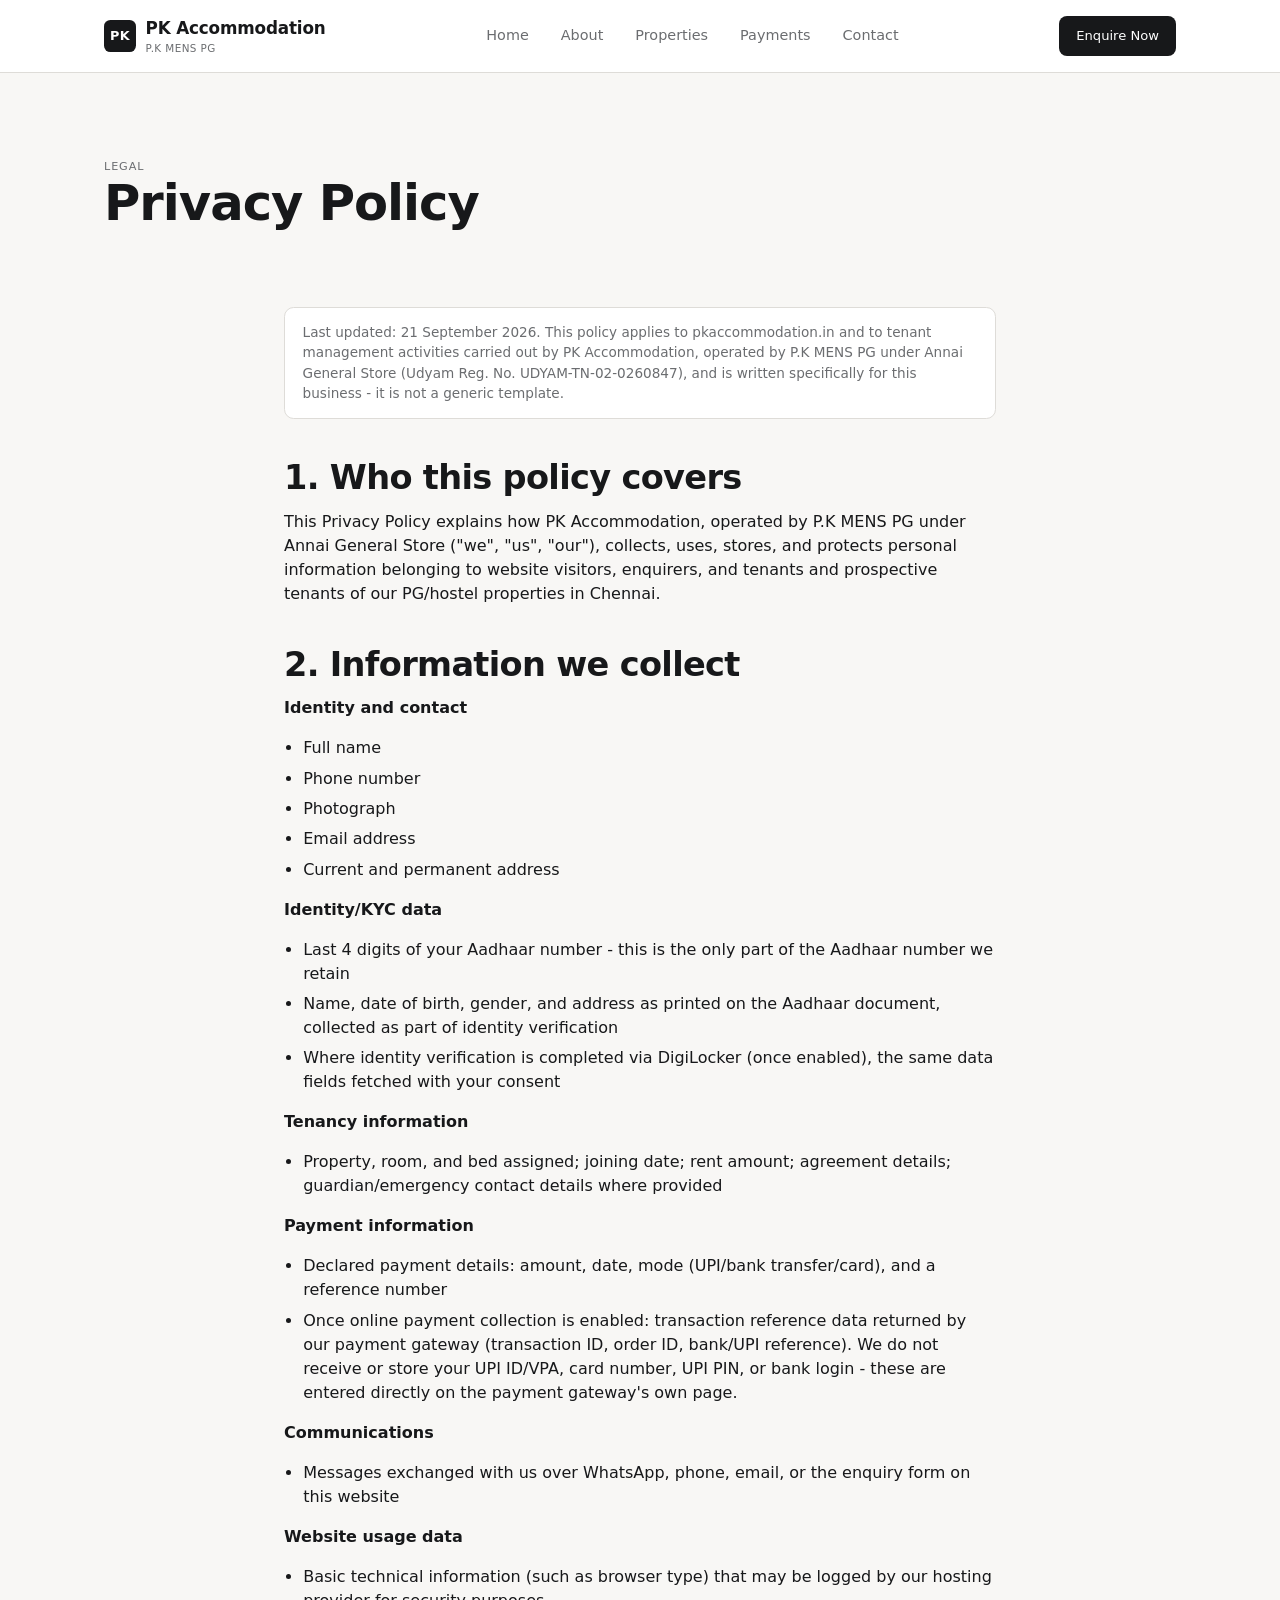
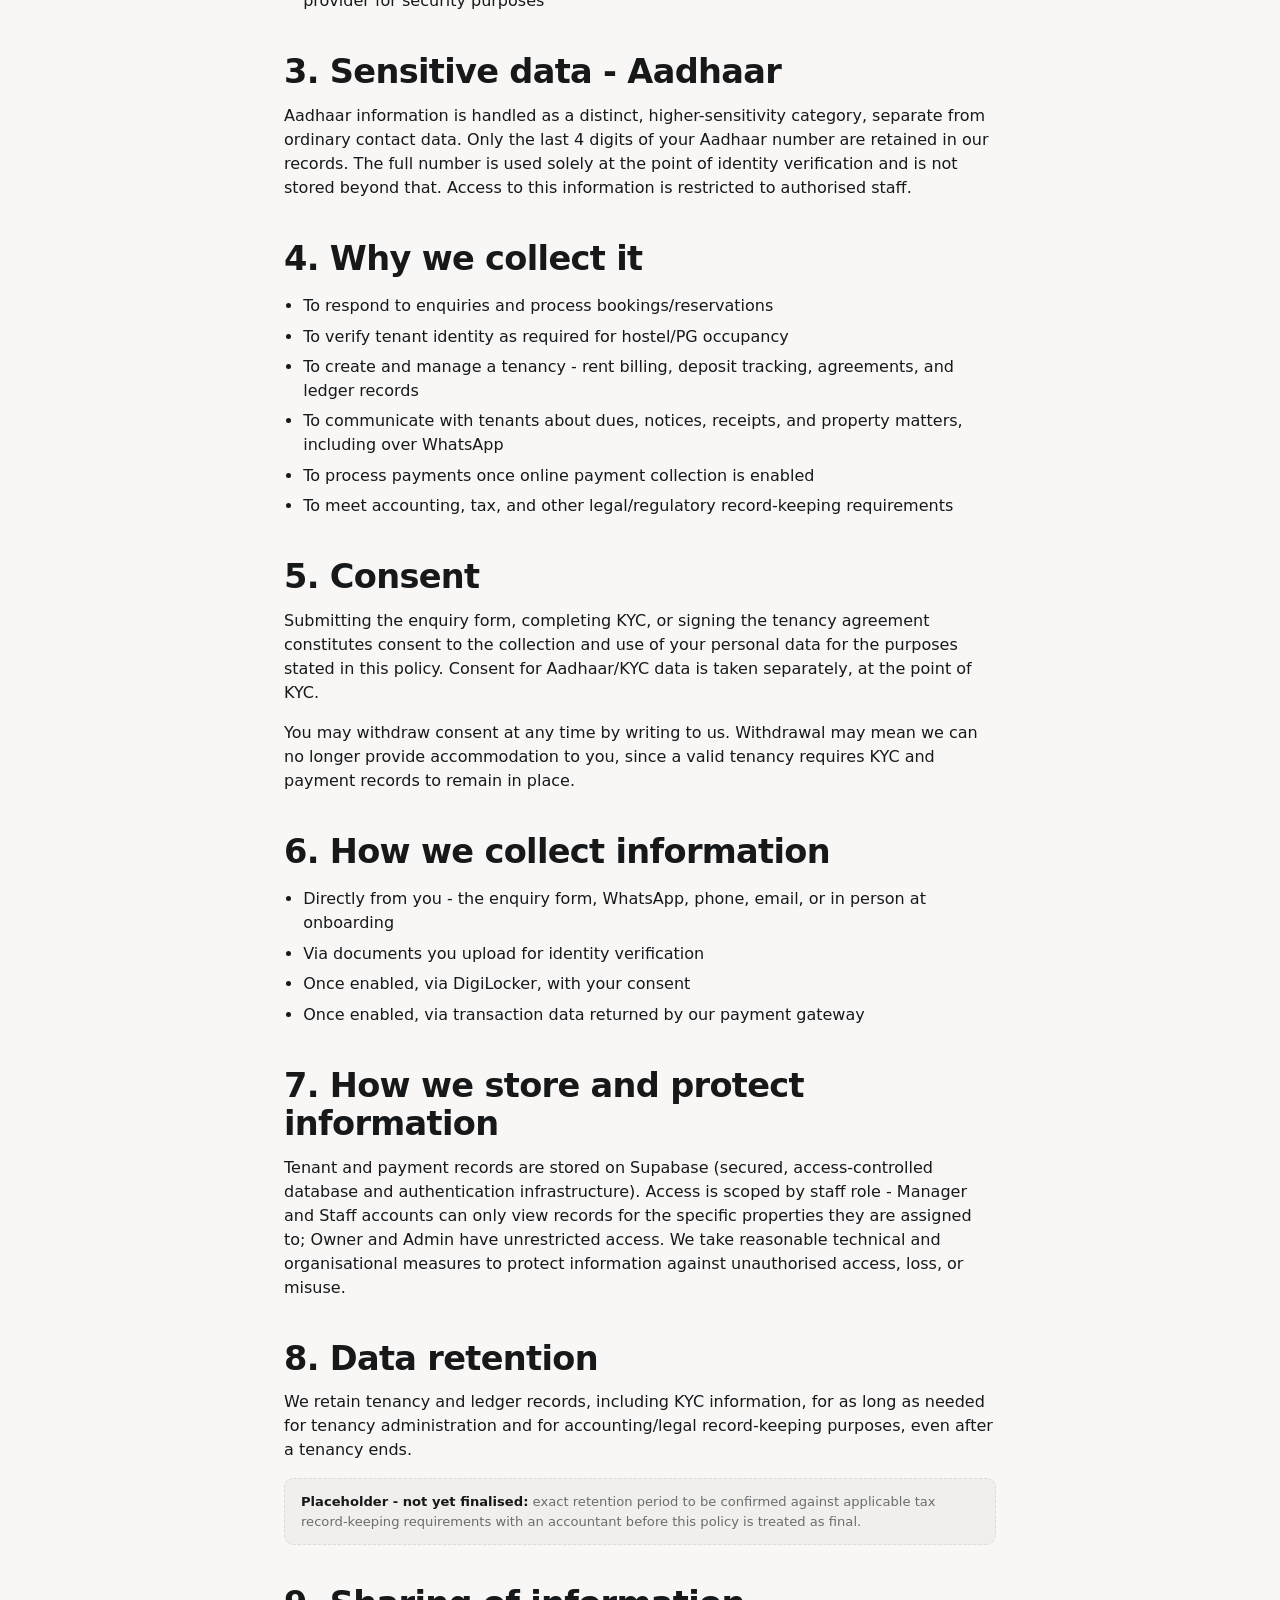
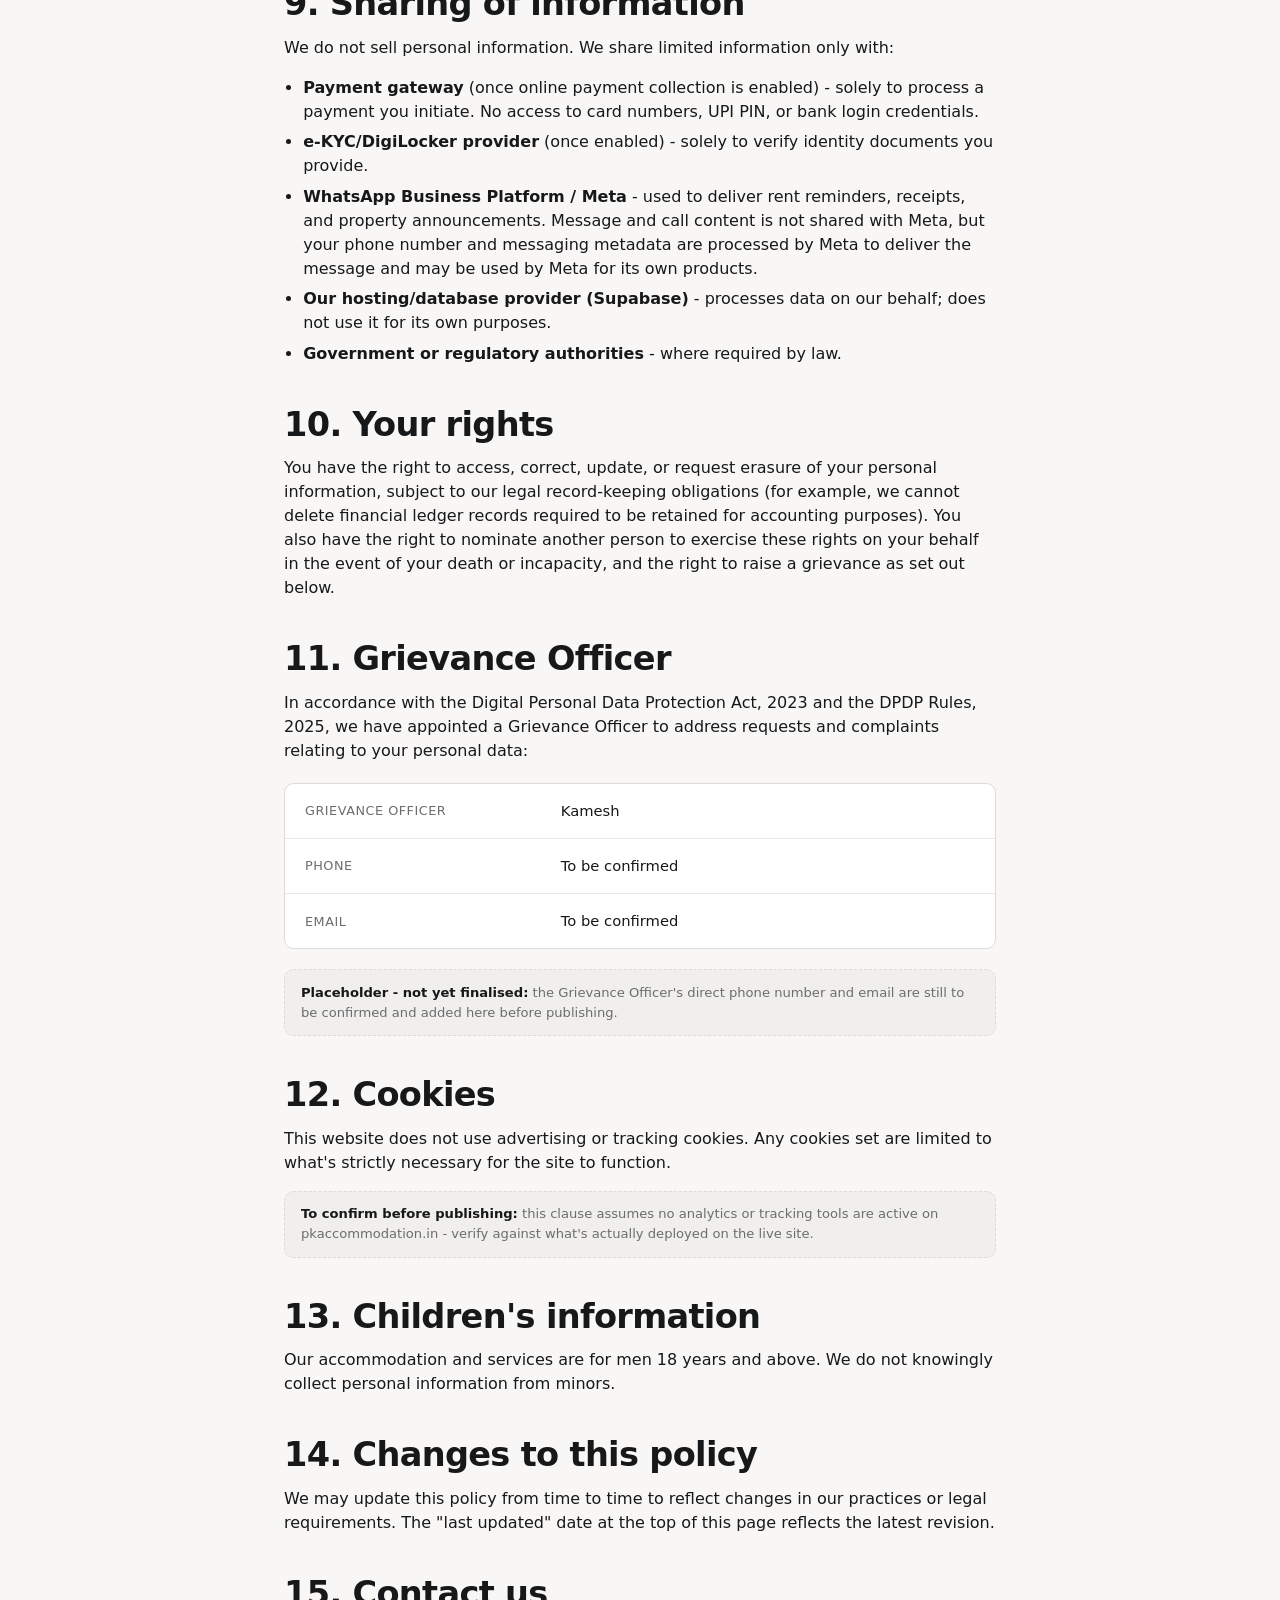
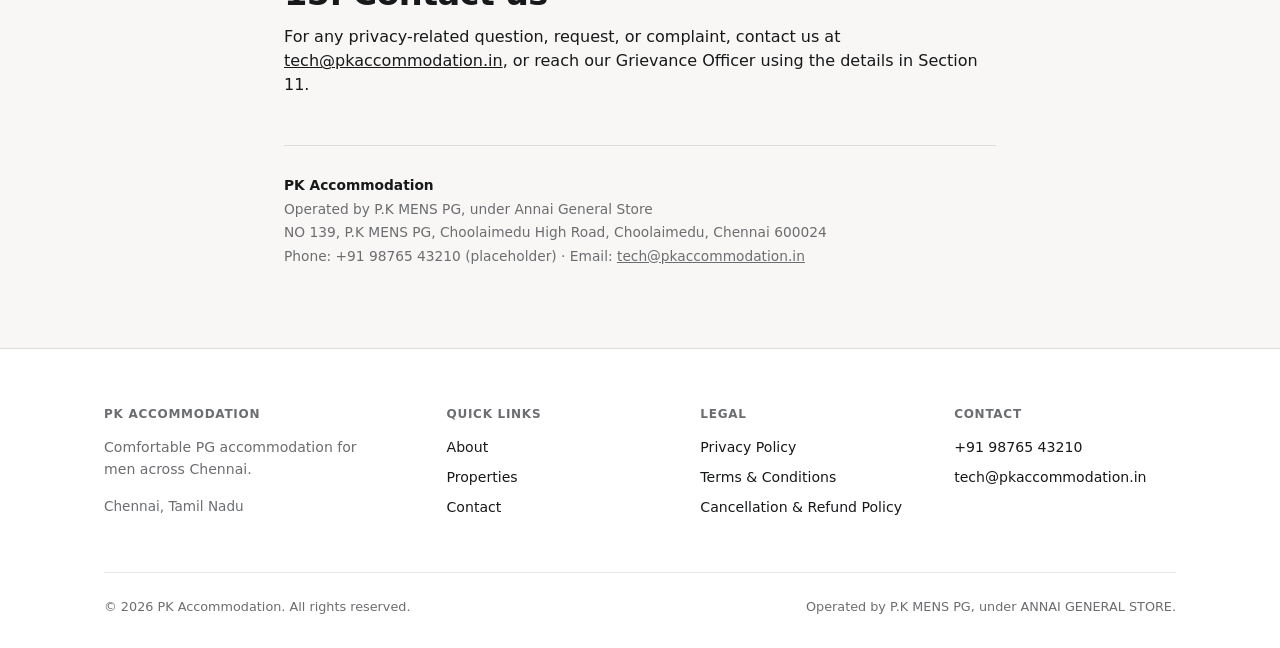
<file: privacy.html>
<!DOCTYPE html>
<html lang="en">
<head>
<meta charset="UTF-8" />
<meta name="viewport" content="width=device-width, initial-scale=1.0" />
<title>Privacy Policy - PK Accommodation</title>
<meta name="description" content="Privacy Policy for PK Accommodation (P.K MENS PG) - how we collect, use and protect tenant information including KYC and payment data." />
<link rel="stylesheet" href="/assets/style.css" />
</head>
<body>

<header class="site">
  <div class="wrap nav-row">
    <a href="/home" class="brand">
      <span class="brand-mark">PK</span>
      <span>PK Accommodation<span class="brand-sub">P.K MENS PG</span></span>
    </a>
    <button class="menu-toggle" aria-label="Toggle menu">☰</button>
    <nav class="primary">
      <a href="/home">Home</a>
      <a href="/about">About</a>
      <a href="/properties">Properties</a>
      <a href="/payments">Payments</a>
      <a href="/contact">Contact</a>
    </nav>
    <a href="/contact" class="btn btn-primary btn-sm nav-cta">Enquire Now</a>
  </div>
</header>

<section class="hero" style="padding-bottom:1rem;">
  <div class="wrap">
    <span class="label-xs">Legal</span>
    <h1>Privacy Policy</h1>
  </div>
</section>

<section class="tight">
  <div class="wrap prose">
    <div class="updated-note">Last updated: 21 September 2026. This policy applies to pkaccommodation.in and to tenant management activities carried out by PK Accommodation, operated by P.K MENS PG under Annai General Store (Udyam Reg. No. UDYAM-TN-02-0260847), and is written specifically for this business - it is not a generic template.</div>

    <h2>1. Who this policy covers</h2>
    <p>This Privacy Policy explains how PK Accommodation, operated by P.K MENS PG under Annai General Store ("we", "us", "our"), collects, uses, stores, and protects personal information belonging to website visitors, enquirers, and tenants and prospective tenants of our PG/hostel properties in Chennai.</p>

    <h2>2. Information we collect</h2>
    <p><strong>Identity and contact</strong></p>
    <ul>
      <li>Full name</li>
      <li>Phone number</li>
      <li>Photograph</li>
      <li>Email address</li>
      <li>Current and permanent address</li>
    </ul>
    <p><strong>Identity/KYC data</strong></p>
    <ul>
      <li>Last 4 digits of your Aadhaar number - this is the only part of the Aadhaar number we retain</li>
      <li>Name, date of birth, gender, and address as printed on the Aadhaar document, collected as part of identity verification</li>
      <li>Where identity verification is completed via DigiLocker (once enabled), the same data fields fetched with your consent</li>
    </ul>
    <p><strong>Tenancy information</strong></p>
    <ul>
      <li>Property, room, and bed assigned; joining date; rent amount; agreement details; guardian/emergency contact details where provided</li>
    </ul>
    <p><strong>Payment information</strong></p>
    <ul>
      <li>Declared payment details: amount, date, mode (UPI/bank transfer/card), and a reference number</li>
      <li>Once online payment collection is enabled: transaction reference data returned by our payment gateway (transaction ID, order ID, bank/UPI reference). We do not receive or store your UPI ID/VPA, card number, UPI PIN, or bank login - these are entered directly on the payment gateway's own page.</li>
    </ul>
    <p><strong>Communications</strong></p>
    <ul>
      <li>Messages exchanged with us over WhatsApp, phone, email, or the enquiry form on this website</li>
    </ul>
    <p><strong>Website usage data</strong></p>
    <ul>
      <li>Basic technical information (such as browser type) that may be logged by our hosting provider for security purposes</li>
    </ul>

    <h2>3. Sensitive data - Aadhaar</h2>
    <p>Aadhaar information is handled as a distinct, higher-sensitivity category, separate from ordinary contact data. Only the last 4 digits of your Aadhaar number are retained in our records. The full number is used solely at the point of identity verification and is not stored beyond that. Access to this information is restricted to authorised staff.</p>

    <h2>4. Why we collect it</h2>
    <ul>
      <li>To respond to enquiries and process bookings/reservations</li>
      <li>To verify tenant identity as required for hostel/PG occupancy</li>
      <li>To create and manage a tenancy - rent billing, deposit tracking, agreements, and ledger records</li>
      <li>To communicate with tenants about dues, notices, receipts, and property matters, including over WhatsApp</li>
      <li>To process payments once online payment collection is enabled</li>
      <li>To meet accounting, tax, and other legal/regulatory record-keeping requirements</li>
    </ul>

    <h2>5. Consent</h2>
    <p>Submitting the enquiry form, completing KYC, or signing the tenancy agreement constitutes consent to the collection and use of your personal data for the purposes stated in this policy. Consent for Aadhaar/KYC data is taken separately, at the point of KYC.</p>
    <p>You may withdraw consent at any time by writing to us. Withdrawal may mean we can no longer provide accommodation to you, since a valid tenancy requires KYC and payment records to remain in place.</p>

    <h2>6. How we collect information</h2>
    <ul>
      <li>Directly from you - the enquiry form, WhatsApp, phone, email, or in person at onboarding</li>
      <li>Via documents you upload for identity verification</li>
      <li>Once enabled, via DigiLocker, with your consent</li>
      <li>Once enabled, via transaction data returned by our payment gateway</li>
    </ul>

    <h2>7. How we store and protect information</h2>
    <p>Tenant and payment records are stored on Supabase (secured, access-controlled database and authentication infrastructure). Access is scoped by staff role - Manager and Staff accounts can only view records for the specific properties they are assigned to; Owner and Admin have unrestricted access. We take reasonable technical and organisational measures to protect information against unauthorised access, loss, or misuse.</p>

    <h2>8. Data retention</h2>
    <p>We retain tenancy and ledger records, including KYC information, for as long as needed for tenancy administration and for accounting/legal record-keeping purposes, even after a tenancy ends.</p>
    <div class="flag-note"><strong>Placeholder - not yet finalised:</strong> exact retention period to be confirmed against applicable tax record-keeping requirements with an accountant before this policy is treated as final.</div>

    <h2>9. Sharing of information</h2>
    <p>We do not sell personal information. We share limited information only with:</p>
    <ul>
      <li><strong>Payment gateway</strong> (once online payment collection is enabled) - solely to process a payment you initiate. No access to card numbers, UPI PIN, or bank login credentials.</li>
      <li><strong>e-KYC/DigiLocker provider</strong> (once enabled) - solely to verify identity documents you provide.</li>
      <li><strong>WhatsApp Business Platform / Meta</strong> - used to deliver rent reminders, receipts, and property announcements. Message and call content is not shared with Meta, but your phone number and messaging metadata are processed by Meta to deliver the message and may be used by Meta for its own products.</li>
      <li><strong>Our hosting/database provider (Supabase)</strong> - processes data on our behalf; does not use it for its own purposes.</li>
      <li><strong>Government or regulatory authorities</strong> - where required by law.</li>
    </ul>

    <h2>10. Your rights</h2>
    <p>You have the right to access, correct, update, or request erasure of your personal information, subject to our legal record-keeping obligations (for example, we cannot delete financial ledger records required to be retained for accounting purposes). You also have the right to nominate another person to exercise these rights on your behalf in the event of your death or incapacity, and the right to raise a grievance as set out below.</p>

    <h2>11. Grievance Officer</h2>
    <p>In accordance with the Digital Personal Data Protection Act, 2023 and the DPDP Rules, 2025, we have appointed a Grievance Officer to address requests and complaints relating to your personal data:</p>
    <div class="deflist" style="margin:1.25rem 0;">
      <div class="deflist-row"><div class="k">Grievance Officer</div><div>Kamesh</div></div>
      <div class="deflist-row"><div class="k">Phone</div><div>To be confirmed</div></div>
      <div class="deflist-row"><div class="k">Email</div><div>To be confirmed</div></div>
    </div>
    <div class="flag-note"><strong>Placeholder - not yet finalised:</strong> the Grievance Officer's direct phone number and email are still to be confirmed and added here before publishing.</div>

    <h2>12. Cookies</h2>
    <p>This website does not use advertising or tracking cookies. Any cookies set are limited to what's strictly necessary for the site to function.</p>
    <div class="flag-note"><strong>To confirm before publishing:</strong> this clause assumes no analytics or tracking tools are active on pkaccommodation.in - verify against what's actually deployed on the live site.</div>

    <h2>13. Children's information</h2>
    <p>Our accommodation and services are for men 18 years and above. We do not knowingly collect personal information from minors.</p>

    <h2>14. Changes to this policy</h2>
    <p>We may update this policy from time to time to reflect changes in our practices or legal requirements. The "last updated" date at the top of this page reflects the latest revision.</p>

    <h2>15. Contact us</h2>
    <p>For any privacy-related question, request, or complaint, contact us at <a href="mailto:tech@pkaccommodation.in">tech@pkaccommodation.in</a>, or reach our Grievance Officer using the details in Section 11.</p>

    <div class="legal-signoff">
      <strong>PK Accommodation</strong>
      Operated by P.K MENS PG, under Annai General Store<br />
      NO 139, P.K MENS PG, Choolaimedu High Road, Choolaimedu, Chennai 600024<br />
      Phone: +91 98765 43210 (placeholder) · Email: <a href="mailto:tech@pkaccommodation.in">tech@pkaccommodation.in</a>
    </div>
  </div>
</section>

<footer class="site">
  <div class="wrap">
    <div class="footer-grid">
      <div>
        <h4>PK Accommodation</h4>
        <p class="muted" style="font-size:0.88rem; max-width:260px;">Comfortable PG accommodation for men across Chennai.</p>
        <p class="muted" style="font-size:0.85rem;">Chennai, Tamil Nadu</p>
      </div>
      <div>
        <h4>Quick Links</h4>
        <ul>
          <li><a href="/about">About</a></li>
          <li><a href="/properties">Properties</a></li>
          <li><a href="/contact">Contact</a></li>
        </ul>
      </div>
      <div>
        <h4>Legal</h4>
        <ul>
          <li><a href="/privacy">Privacy Policy</a></li>
          <li><a href="/terms">Terms &amp; Conditions</a></li>
          <li><a href="/refund">Cancellation &amp; Refund Policy</a></li>
        </ul>
      </div>
      <div>
        <h4>Contact</h4>
        <ul>
          <li><a href="tel:+919876543210">+91 98765 43210</a></li>
          <li><a href="mailto:tech@pkaccommodation.in">tech@pkaccommodation.in</a></li>
        </ul>
      </div>
    </div>
    <div class="footer-bottom">
      <span>© 2026 PK Accommodation. All rights reserved.</span>
      <span>Operated by P.K MENS PG, under ANNAI GENERAL STORE.</span>
    </div>
  </div>
</footer>
<script src="/assets/script.js"></script>
</body>
</html>
</file>
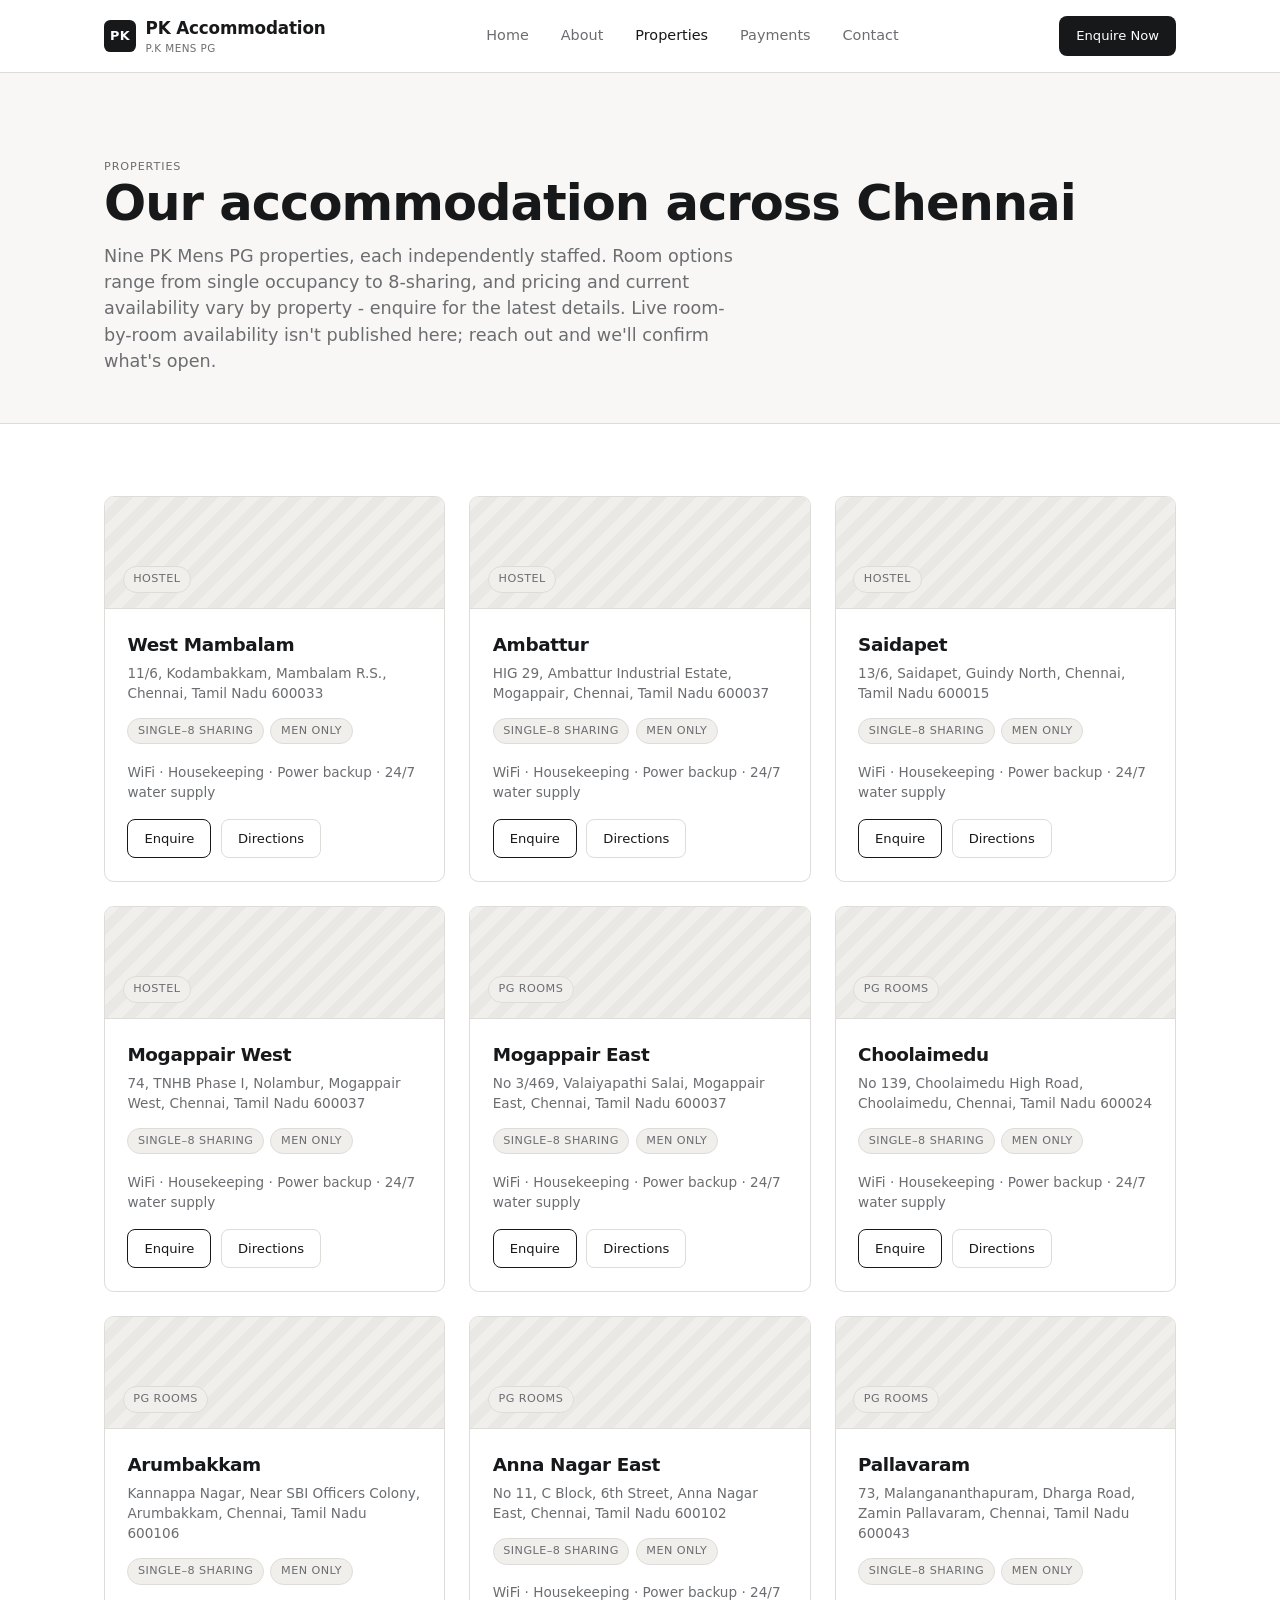
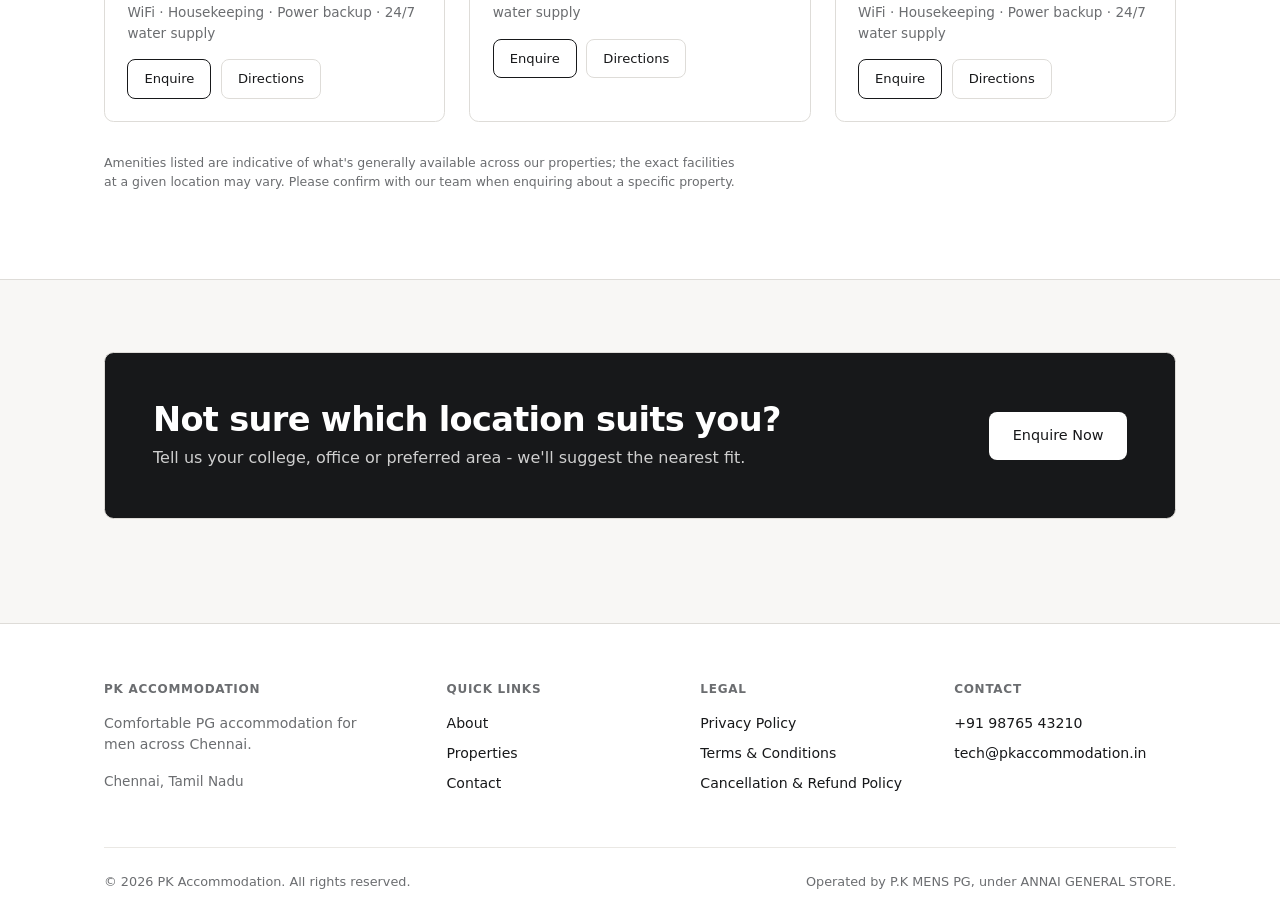
<file: properties.html>
<!DOCTYPE html>
<html lang="en">
<head>
<meta charset="UTF-8" />
<meta name="viewport" content="width=device-width, initial-scale=1.0" />
<title>Properties - PK Accommodation</title>
<meta name="description" content="PK Accommodation / P.K MENS PG properties across Chennai - West Mambalam, Ambattur, Saidapet, Mogappair West, Mogappair East, Choolaimedu, Arumbakkam, Anna Nagar East and Pallavaram." />
<link rel="stylesheet" href="/assets/style.css" />
</head>
<body>

<header class="site">
  <div class="wrap nav-row">
    <a href="/home" class="brand">
      <span class="brand-mark">PK</span>
      <span>PK Accommodation<span class="brand-sub">P.K MENS PG</span></span>
    </a>
    <button class="menu-toggle" aria-label="Toggle menu">☰</button>
    <nav class="primary">
      <a href="/home">Home</a>
      <a href="/about">About</a>
      <a href="/properties" aria-current="page">Properties</a>
      <a href="/payments">Payments</a>
      <a href="/contact">Contact</a>
    </nav>
    <a href="/contact" class="btn btn-primary btn-sm nav-cta">Enquire Now</a>
  </div>
</header>

<section class="hero" style="padding-bottom:2rem;">
  <div class="wrap">
    <span class="label-xs">Properties</span>
    <h1>Our accommodation across Chennai</h1>
    <p class="lead">Nine PK Mens PG properties, each independently staffed. Room options range from single occupancy to 8-sharing, and pricing and current availability vary by property - enquire for the latest details. Live room-by-room availability isn't published here; reach out and we'll confirm what's open.</p>
  </div>
</section>

<section class="alt">
  <div class="wrap">
    <div class="grid grid-3">

      <div class="property-card">
        <div class="property-swatch"><span class="tag">Hostel</span></div>
        <div class="property-body">
          <h3>West Mambalam</h3>
          <p class="property-addr">11/6, Kodambakkam, Mambalam R.S., Chennai, Tamil Nadu 600033</p>
          <div class="property-meta">
            <span class="tag">Single–8 Sharing</span>
            <span class="tag">Men only</span>
          </div>
          <p class="muted" style="font-size:0.85rem;">WiFi · Housekeeping · Power backup · 24/7 water supply</p>
          <div class="property-actions">
            <a href="/contact?property=West%20Mambalam" class="btn btn-outline btn-sm">Enquire</a>
            <a href="https://www.google.com/maps/search/?api=1&query=11%2F6+Kodambakkam+Mambalam+Chennai+Tamil+Nadu+600033" target="_blank" rel="noopener" class="btn btn-sm" style="border:1px solid var(--border);">Directions</a>
          </div>
        </div>
      </div>

      <div class="property-card">
        <div class="property-swatch"><span class="tag">Hostel</span></div>
        <div class="property-body">
          <h3>Ambattur</h3>
          <p class="property-addr">HIG 29, Ambattur Industrial Estate, Mogappair, Chennai, Tamil Nadu 600037</p>
          <div class="property-meta">
            <span class="tag">Single–8 Sharing</span>
            <span class="tag">Men only</span>
          </div>
          <p class="muted" style="font-size:0.85rem;">WiFi · Housekeeping · Power backup · 24/7 water supply</p>
          <div class="property-actions">
            <a href="/contact?property=Ambattur" class="btn btn-outline btn-sm">Enquire</a>
            <a href="https://www.google.com/maps/search/?api=1&query=HIG+29+Ambattur+Industrial+Estate+Mogappair+Chennai+Tamil+Nadu+600037" target="_blank" rel="noopener" class="btn btn-sm" style="border:1px solid var(--border);">Directions</a>
          </div>
        </div>
      </div>

      <div class="property-card">
        <div class="property-swatch"><span class="tag">Hostel</span></div>
        <div class="property-body">
          <h3>Saidapet</h3>
          <p class="property-addr">13/6, Saidapet, Guindy North, Chennai, Tamil Nadu 600015</p>
          <div class="property-meta">
            <span class="tag">Single–8 Sharing</span>
            <span class="tag">Men only</span>
          </div>
          <p class="muted" style="font-size:0.85rem;">WiFi · Housekeeping · Power backup · 24/7 water supply</p>
          <div class="property-actions">
            <a href="/contact?property=Saidapet" class="btn btn-outline btn-sm">Enquire</a>
            <a href="https://www.google.com/maps/search/?api=1&query=13%2F6+Saidapet+Guindy+North+Chennai+Tamil+Nadu+600015" target="_blank" rel="noopener" class="btn btn-sm" style="border:1px solid var(--border);">Directions</a>
          </div>
        </div>
      </div>

      <div class="property-card">
        <div class="property-swatch"><span class="tag">Hostel</span></div>
        <div class="property-body">
          <h3>Mogappair West</h3>
          <p class="property-addr">74, TNHB Phase I, Nolambur, Mogappair West, Chennai, Tamil Nadu 600037</p>
          <div class="property-meta">
            <span class="tag">Single–8 Sharing</span>
            <span class="tag">Men only</span>
          </div>
          <p class="muted" style="font-size:0.85rem;">WiFi · Housekeeping · Power backup · 24/7 water supply</p>
          <div class="property-actions">
            <a href="/contact?property=Mogappair%20West" class="btn btn-outline btn-sm">Enquire</a>
            <a href="https://www.google.com/maps/search/?api=1&query=74+TNHB+Phase+I+Nolambur+Mogappair+West+Chennai+Tamil+Nadu+600037" target="_blank" rel="noopener" class="btn btn-sm" style="border:1px solid var(--border);">Directions</a>
          </div>
        </div>
      </div>

      <div class="property-card">
        <div class="property-swatch"><span class="tag">PG Rooms</span></div>
        <div class="property-body">
          <h3>Mogappair East</h3>
          <p class="property-addr">No 3/469, Valaiyapathi Salai, Mogappair East, Chennai, Tamil Nadu 600037</p>
          <div class="property-meta">
            <span class="tag">Single–8 Sharing</span>
            <span class="tag">Men only</span>
          </div>
          <p class="muted" style="font-size:0.85rem;">WiFi · Housekeeping · Power backup · 24/7 water supply</p>
          <div class="property-actions">
            <a href="/contact?property=Mogappair%20East" class="btn btn-outline btn-sm">Enquire</a>
            <a href="https://www.google.com/maps/search/?api=1&query=3%2F469+Valaiyapathi+Salai+Mogappair+East+Chennai+Tamil+Nadu+600037" target="_blank" rel="noopener" class="btn btn-sm" style="border:1px solid var(--border);">Directions</a>
          </div>
        </div>
      </div>

      <div class="property-card">
        <div class="property-swatch"><span class="tag">PG Rooms</span></div>
        <div class="property-body">
          <h3>Choolaimedu</h3>
          <p class="property-addr">No 139, Choolaimedu High Road, Choolaimedu, Chennai, Tamil Nadu 600024</p>
          <div class="property-meta">
            <span class="tag">Single–8 Sharing</span>
            <span class="tag">Men only</span>
          </div>
          <p class="muted" style="font-size:0.85rem;">WiFi · Housekeeping · Power backup · 24/7 water supply</p>
          <div class="property-actions">
            <a href="/contact?property=Choolaimedu" class="btn btn-outline btn-sm">Enquire</a>
            <a href="https://www.google.com/maps/search/?api=1&query=No+139+Choolaimedu+High+Road+Choolaimedu+Chennai+Tamil+Nadu+600024" target="_blank" rel="noopener" class="btn btn-sm" style="border:1px solid var(--border);">Directions</a>
          </div>
        </div>
      </div>

      <div class="property-card">
        <div class="property-swatch"><span class="tag">PG Rooms</span></div>
        <div class="property-body">
          <h3>Arumbakkam</h3>
          <p class="property-addr">Kannappa Nagar, Near SBI Officers Colony, Arumbakkam, Chennai, Tamil Nadu 600106</p>
          <div class="property-meta">
            <span class="tag">Single–8 Sharing</span>
            <span class="tag">Men only</span>
          </div>
          <p class="muted" style="font-size:0.85rem;">WiFi · Housekeeping · Power backup · 24/7 water supply</p>
          <div class="property-actions">
            <a href="/contact?property=Arumbakkam" class="btn btn-outline btn-sm">Enquire</a>
            <a href="https://www.google.com/maps/search/?api=1&query=Kannappa+Nagar+Arumbakkam+Chennai+Tamil+Nadu+600106" target="_blank" rel="noopener" class="btn btn-sm" style="border:1px solid var(--border);">Directions</a>
          </div>
        </div>
      </div>

      <div class="property-card">
        <div class="property-swatch"><span class="tag">PG Rooms</span></div>
        <div class="property-body">
          <h3>Anna Nagar East</h3>
          <p class="property-addr">No 11, C Block, 6th Street, Anna Nagar East, Chennai, Tamil Nadu 600102</p>
          <div class="property-meta">
            <span class="tag">Single–8 Sharing</span>
            <span class="tag">Men only</span>
          </div>
          <p class="muted" style="font-size:0.85rem;">WiFi · Housekeeping · Power backup · 24/7 water supply</p>
          <div class="property-actions">
            <a href="/contact?property=Anna%20Nagar%20East" class="btn btn-outline btn-sm">Enquire</a>
            <a href="https://www.google.com/maps/search/?api=1&query=No+11+C+Block+6th+Street+Anna+Nagar+East+Chennai+Tamil+Nadu+600102" target="_blank" rel="noopener" class="btn btn-sm" style="border:1px solid var(--border);">Directions</a>
          </div>
        </div>
      </div>

      <div class="property-card">
        <div class="property-swatch"><span class="tag">PG Rooms</span></div>
        <div class="property-body">
          <h3>Pallavaram</h3>
          <p class="property-addr">73, Malangananthapuram, Dharga Road, Zamin Pallavaram, Chennai, Tamil Nadu 600043</p>
          <div class="property-meta">
            <span class="tag">Single–8 Sharing</span>
            <span class="tag">Men only</span>
          </div>
          <p class="muted" style="font-size:0.85rem;">WiFi · Housekeeping · Power backup · 24/7 water supply</p>
          <div class="property-actions">
            <a href="/contact?property=Pallavaram" class="btn btn-outline btn-sm">Enquire</a>
            <a href="https://www.google.com/maps/search/?api=1&query=73+Malangananthapuram+Dharga+Road+Zamin+Pallavaram+Chennai+Tamil+Nadu+600043" target="_blank" rel="noopener" class="btn btn-sm" style="border:1px solid var(--border);">Directions</a>
          </div>
        </div>
      </div>

    </div>
    <p class="disclosure" style="margin-top:2rem;">Amenities listed are indicative of what's generally available across our properties; the exact facilities at a given location may vary. Please confirm with our team when enquiring about a specific property.</p>
  </div>
</section>

<section>
  <div class="wrap">
    <div class="cta-banner">
      <div>
        <h2>Not sure which location suits you?</h2>
        <p>Tell us your college, office or preferred area - we'll suggest the nearest fit.</p>
      </div>
      <div class="cta-row" style="margin-top:0;">
        <a href="/contact" class="btn btn-primary">Enquire Now</a>
      </div>
    </div>
  </div>
</section>

<footer class="site">
  <div class="wrap">
    <div class="footer-grid">
      <div>
        <h4>PK Accommodation</h4>
        <p class="muted" style="font-size:0.88rem; max-width:260px;">Comfortable PG accommodation for men across Chennai.</p>
        <p class="muted" style="font-size:0.85rem;">Chennai, Tamil Nadu</p>
      </div>
      <div>
        <h4>Quick Links</h4>
        <ul>
          <li><a href="/about">About</a></li>
          <li><a href="/properties">Properties</a></li>
          <li><a href="/contact">Contact</a></li>
        </ul>
      </div>
      <div>
        <h4>Legal</h4>
        <ul>
          <li><a href="/privacy">Privacy Policy</a></li>
          <li><a href="/terms">Terms &amp; Conditions</a></li>
          <li><a href="/refund">Cancellation &amp; Refund Policy</a></li>
        </ul>
      </div>
      <div>
        <h4>Contact</h4>
        <ul>
          <li><a href="tel:+919876543210">+91 98765 43210</a></li>
          <li><a href="mailto:tech@pkaccommodation.in">tech@pkaccommodation.in</a></li>
        </ul>
      </div>
    </div>
    <div class="footer-bottom">
      <span>© 2026 PK Accommodation. All rights reserved.</span>
      <span>Operated by P.K MENS PG, under ANNAI GENERAL STORE.</span>
    </div>
  </div>
</footer>
<script src="/assets/script.js"></script>
</body>
</html>
</file>
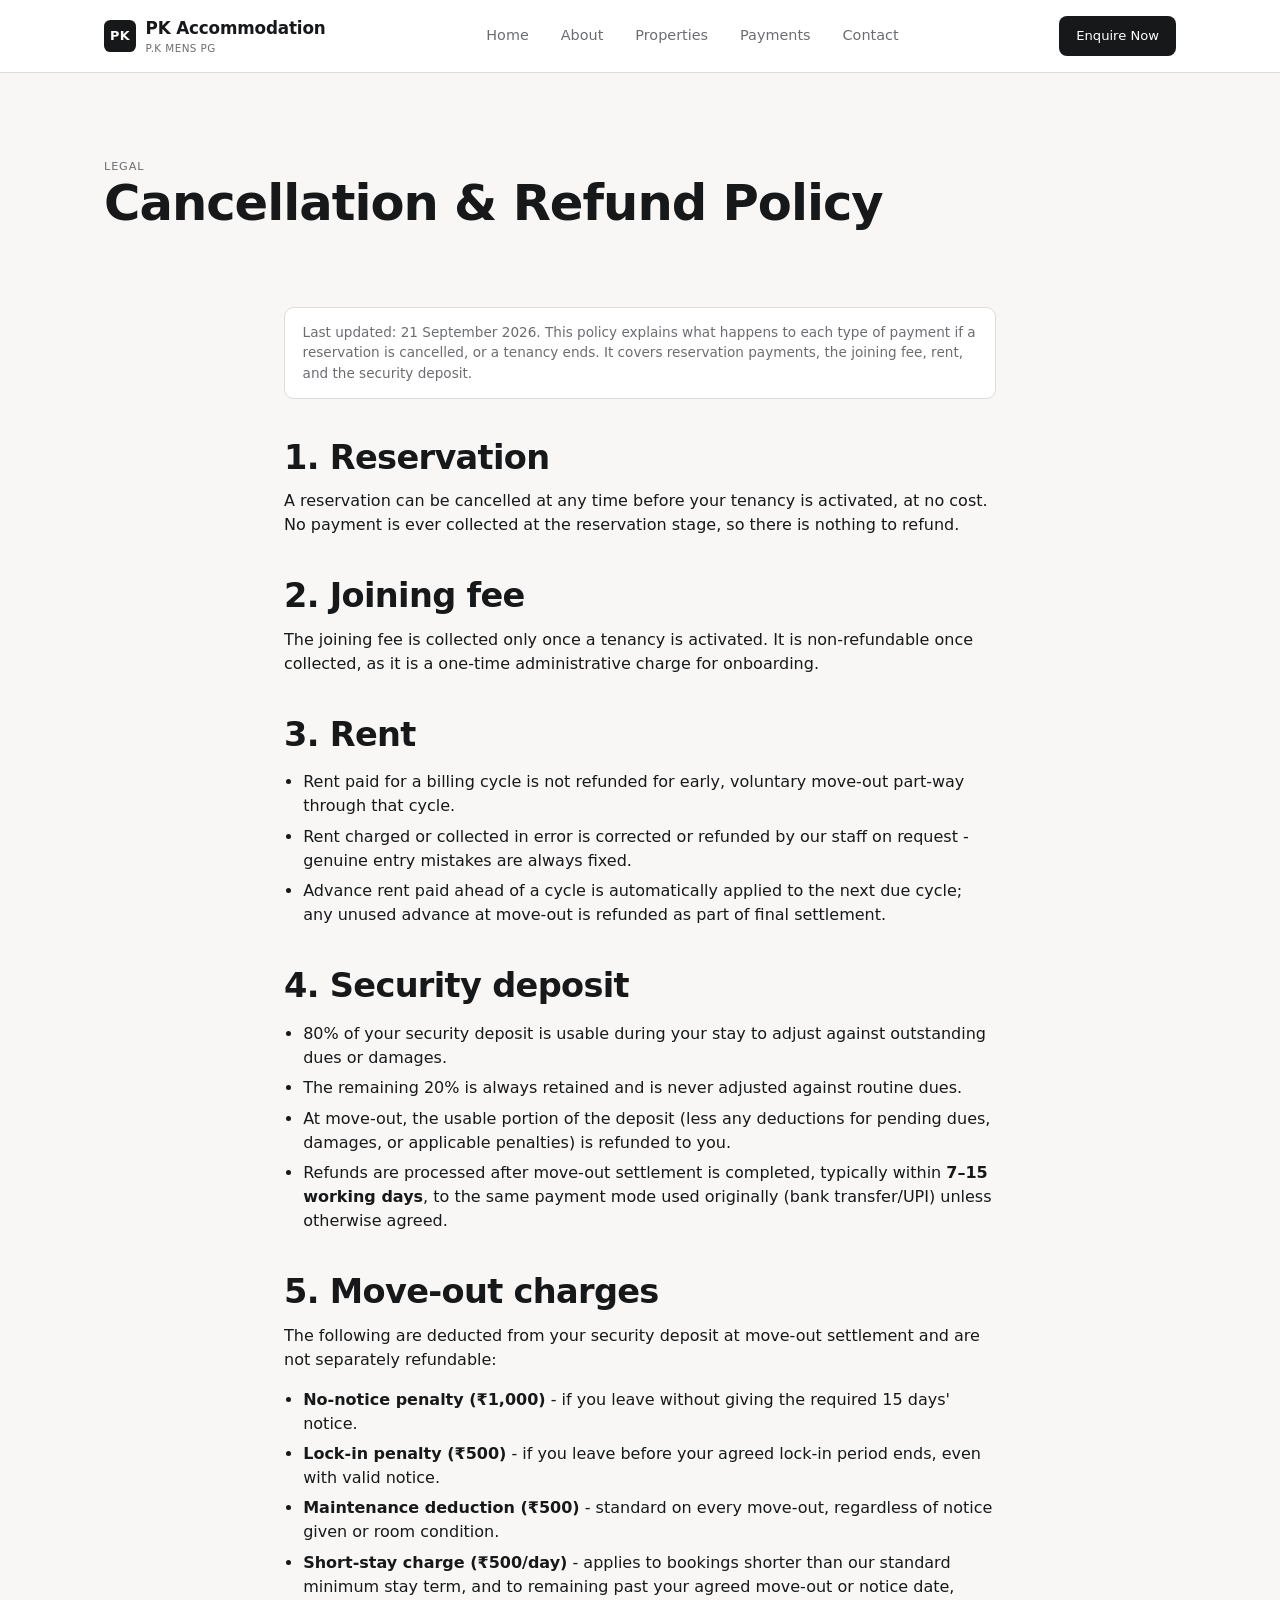
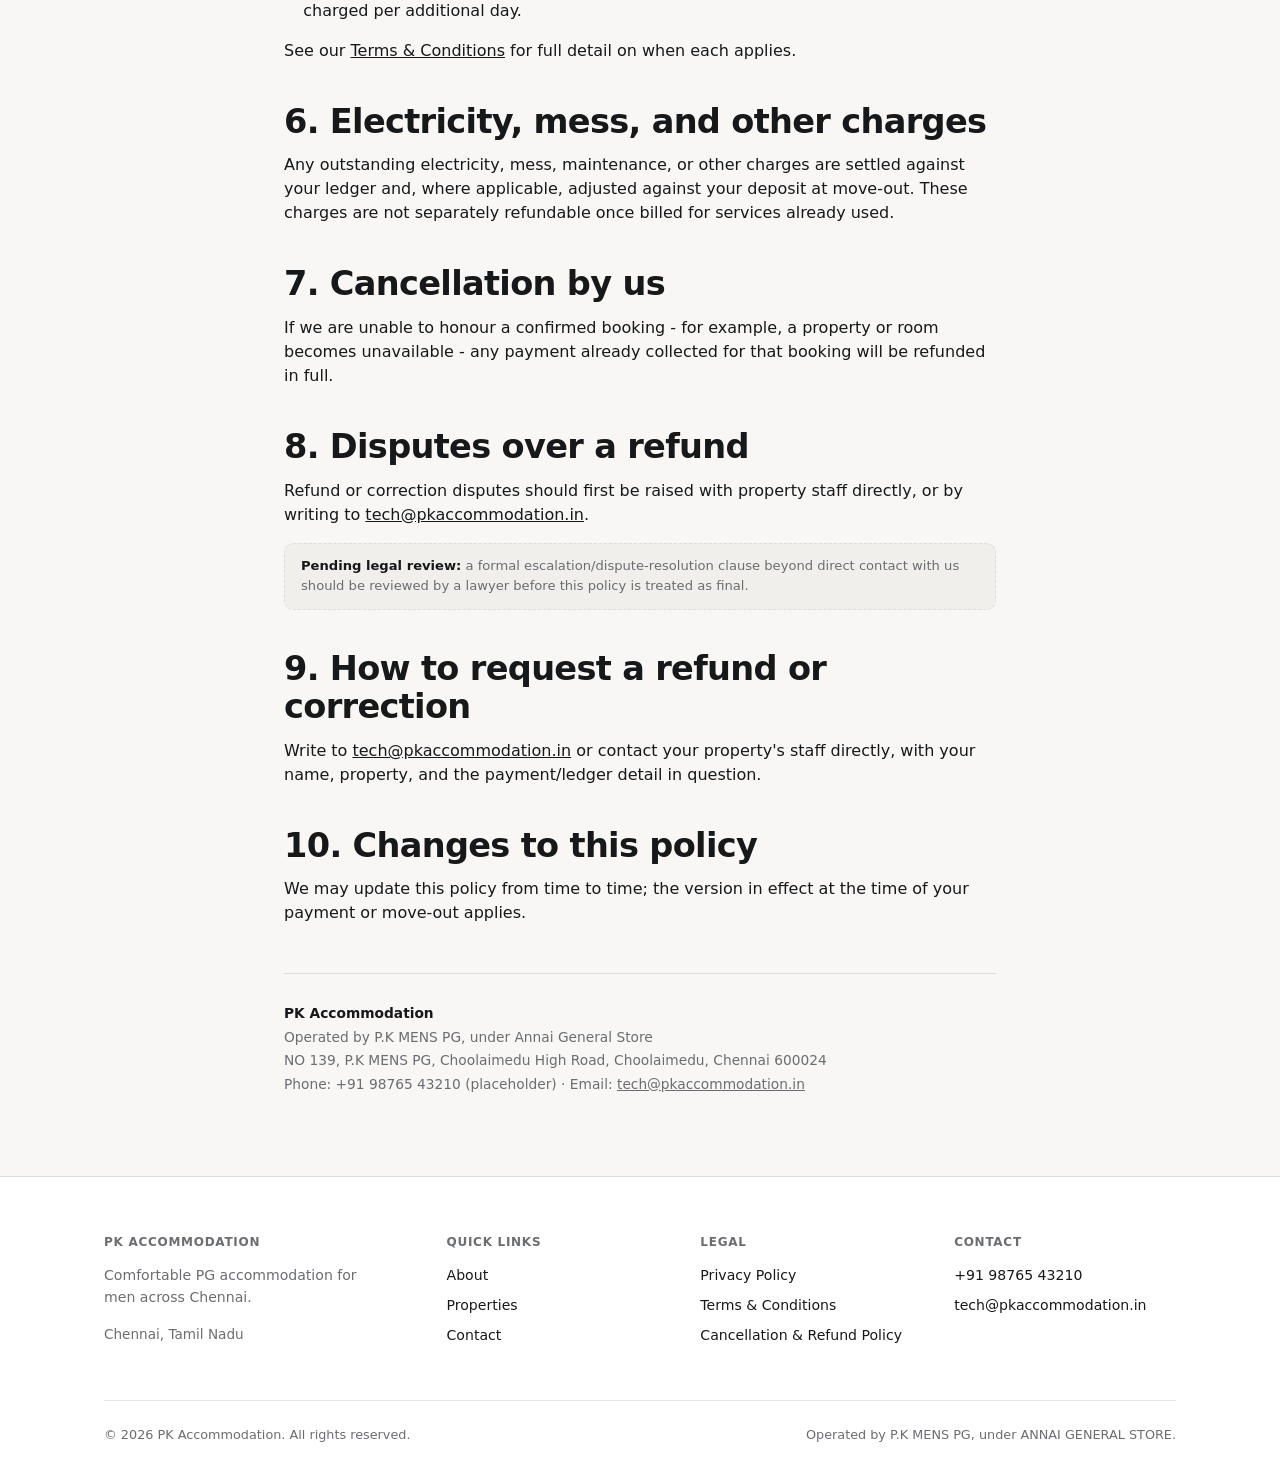
<file: refund.html>
<!DOCTYPE html>
<html lang="en">
<head>
<meta charset="UTF-8" />
<meta name="viewport" content="width=device-width, initial-scale=1.0" />
<title>Cancellation &amp; Refund Policy - PK Accommodation</title>
<meta name="description" content="Cancellation and Refund Policy for PK Accommodation (P.K MENS PG) - reservation, joining fee, rent and security deposit refunds." />
<link rel="stylesheet" href="/assets/style.css" />
</head>
<body>

<header class="site">
  <div class="wrap nav-row">
    <a href="/home" class="brand">
      <span class="brand-mark">PK</span>
      <span>PK Accommodation<span class="brand-sub">P.K MENS PG</span></span>
    </a>
    <button class="menu-toggle" aria-label="Toggle menu">☰</button>
    <nav class="primary">
      <a href="/home">Home</a>
      <a href="/about">About</a>
      <a href="/properties">Properties</a>
      <a href="/payments">Payments</a>
      <a href="/contact">Contact</a>
    </nav>
    <a href="/contact" class="btn btn-primary btn-sm nav-cta">Enquire Now</a>
  </div>
</header>

<section class="hero" style="padding-bottom:1rem;">
  <div class="wrap">
    <span class="label-xs">Legal</span>
    <h1>Cancellation &amp; Refund Policy</h1>
  </div>
</section>

<section class="tight">
  <div class="wrap prose">
    <div class="updated-note">Last updated: 21 September 2026. This policy explains what happens to each type of payment if a reservation is cancelled, or a tenancy ends. It covers reservation payments, the joining fee, rent, and the security deposit.</div>

    <h2>1. Reservation</h2>
    <p>A reservation can be cancelled at any time before your tenancy is activated, at no cost. No payment is ever collected at the reservation stage, so there is nothing to refund.</p>

    <h2>2. Joining fee</h2>
    <p>The joining fee is collected only once a tenancy is activated. It is non-refundable once collected, as it is a one-time administrative charge for onboarding.</p>

    <h2>3. Rent</h2>
    <ul>
      <li>Rent paid for a billing cycle is not refunded for early, voluntary move-out part-way through that cycle.</li>
      <li>Rent charged or collected in error is corrected or refunded by our staff on request - genuine entry mistakes are always fixed.</li>
      <li>Advance rent paid ahead of a cycle is automatically applied to the next due cycle; any unused advance at move-out is refunded as part of final settlement.</li>
    </ul>

    <h2>4. Security deposit</h2>
    <ul>
      <li>80% of your security deposit is usable during your stay to adjust against outstanding dues or damages.</li>
      <li>The remaining 20% is always retained and is never adjusted against routine dues.</li>
      <li>At move-out, the usable portion of the deposit (less any deductions for pending dues, damages, or applicable penalties) is refunded to you.</li>
      <li>Refunds are processed after move-out settlement is completed, typically within <strong>7–15 working days</strong>, to the same payment mode used originally (bank transfer/UPI) unless otherwise agreed.</li>
    </ul>

    <h2>5. Move-out charges</h2>
    <p>The following are deducted from your security deposit at move-out settlement and are not separately refundable:</p>
    <ul>
      <li><strong>No-notice penalty (₹1,000)</strong> - if you leave without giving the required 15 days' notice.</li>
      <li><strong>Lock-in penalty (₹500)</strong> - if you leave before your agreed lock-in period ends, even with valid notice.</li>
      <li><strong>Maintenance deduction (₹500)</strong> - standard on every move-out, regardless of notice given or room condition.</li>
      <li><strong>Short-stay charge (₹500/day)</strong> - applies to bookings shorter than our standard minimum stay term, and to remaining past your agreed move-out or notice date, charged per additional day.</li>
    </ul>
    <p>See our <a href="/terms">Terms &amp; Conditions</a> for full detail on when each applies.</p>

    <h2>6. Electricity, mess, and other charges</h2>
    <p>Any outstanding electricity, mess, maintenance, or other charges are settled against your ledger and, where applicable, adjusted against your deposit at move-out. These charges are not separately refundable once billed for services already used.</p>

    <h2>7. Cancellation by us</h2>
    <p>If we are unable to honour a confirmed booking - for example, a property or room becomes unavailable - any payment already collected for that booking will be refunded in full.</p>

    <h2>8. Disputes over a refund</h2>
    <p>Refund or correction disputes should first be raised with property staff directly, or by writing to <a href="mailto:tech@pkaccommodation.in">tech@pkaccommodation.in</a>.</p>
    <div class="flag-note"><strong>Pending legal review:</strong> a formal escalation/dispute-resolution clause beyond direct contact with us should be reviewed by a lawyer before this policy is treated as final.</div>

    <h2>9. How to request a refund or correction</h2>
    <p>Write to <a href="mailto:tech@pkaccommodation.in">tech@pkaccommodation.in</a> or contact your property's staff directly, with your name, property, and the payment/ledger detail in question.</p>

    <h2>10. Changes to this policy</h2>
    <p>We may update this policy from time to time; the version in effect at the time of your payment or move-out applies.</p>

    <div class="legal-signoff">
      <strong>PK Accommodation</strong>
      Operated by P.K MENS PG, under Annai General Store<br />
      NO 139, P.K MENS PG, Choolaimedu High Road, Choolaimedu, Chennai 600024<br />
      Phone: +91 98765 43210 (placeholder) · Email: <a href="mailto:tech@pkaccommodation.in">tech@pkaccommodation.in</a>
    </div>
  </div>
</section>

<footer class="site">
  <div class="wrap">
    <div class="footer-grid">
      <div>
        <h4>PK Accommodation</h4>
        <p class="muted" style="font-size:0.88rem; max-width:260px;">Comfortable PG accommodation for men across Chennai.</p>
        <p class="muted" style="font-size:0.85rem;">Chennai, Tamil Nadu</p>
      </div>
      <div>
        <h4>Quick Links</h4>
        <ul>
          <li><a href="/about">About</a></li>
          <li><a href="/properties">Properties</a></li>
          <li><a href="/contact">Contact</a></li>
        </ul>
      </div>
      <div>
        <h4>Legal</h4>
        <ul>
          <li><a href="/privacy">Privacy Policy</a></li>
          <li><a href="/terms">Terms &amp; Conditions</a></li>
          <li><a href="/refund">Cancellation &amp; Refund Policy</a></li>
        </ul>
      </div>
      <div>
        <h4>Contact</h4>
        <ul>
          <li><a href="tel:+919876543210">+91 98765 43210</a></li>
          <li><a href="mailto:tech@pkaccommodation.in">tech@pkaccommodation.in</a></li>
        </ul>
      </div>
    </div>
    <div class="footer-bottom">
      <span>© 2026 PK Accommodation. All rights reserved.</span>
      <span>Operated by P.K MENS PG, under ANNAI GENERAL STORE.</span>
    </div>
  </div>
</footer>
<script src="/assets/script.js"></script>
</body>
</html>
</file>
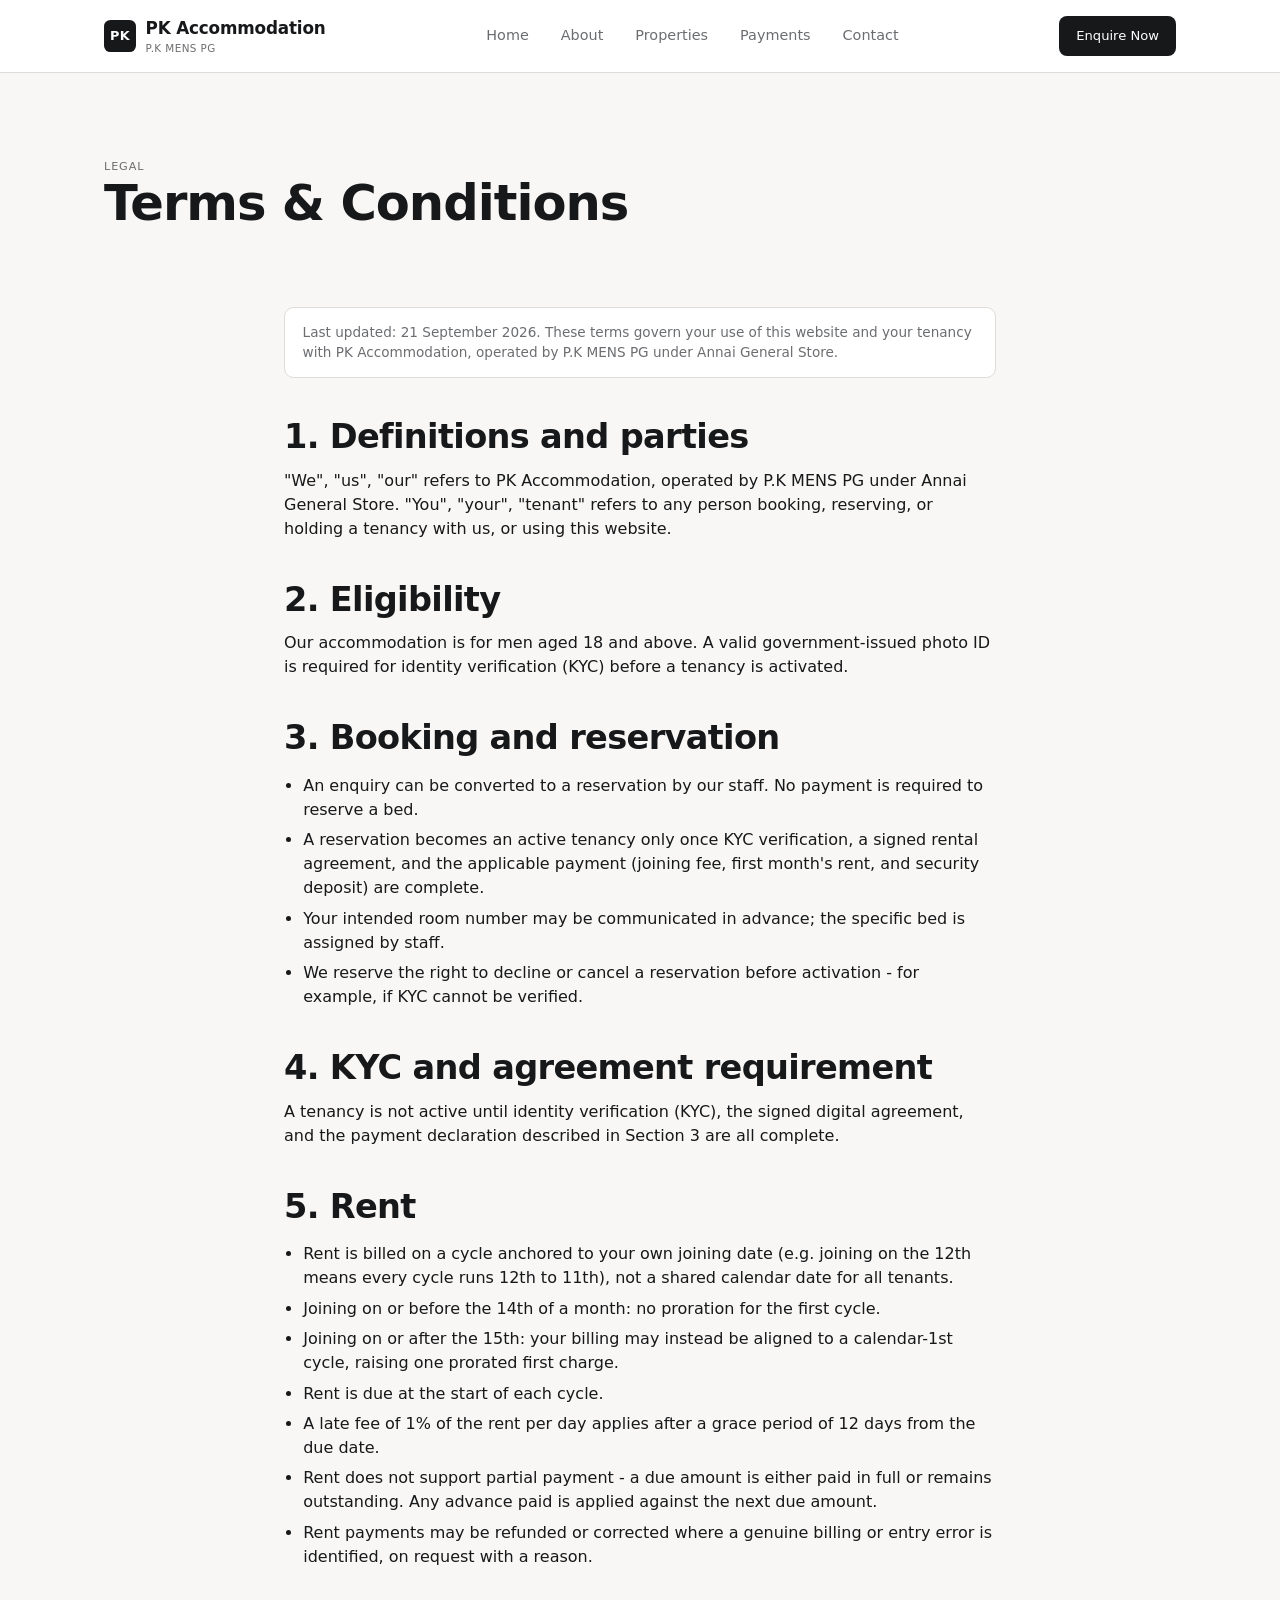
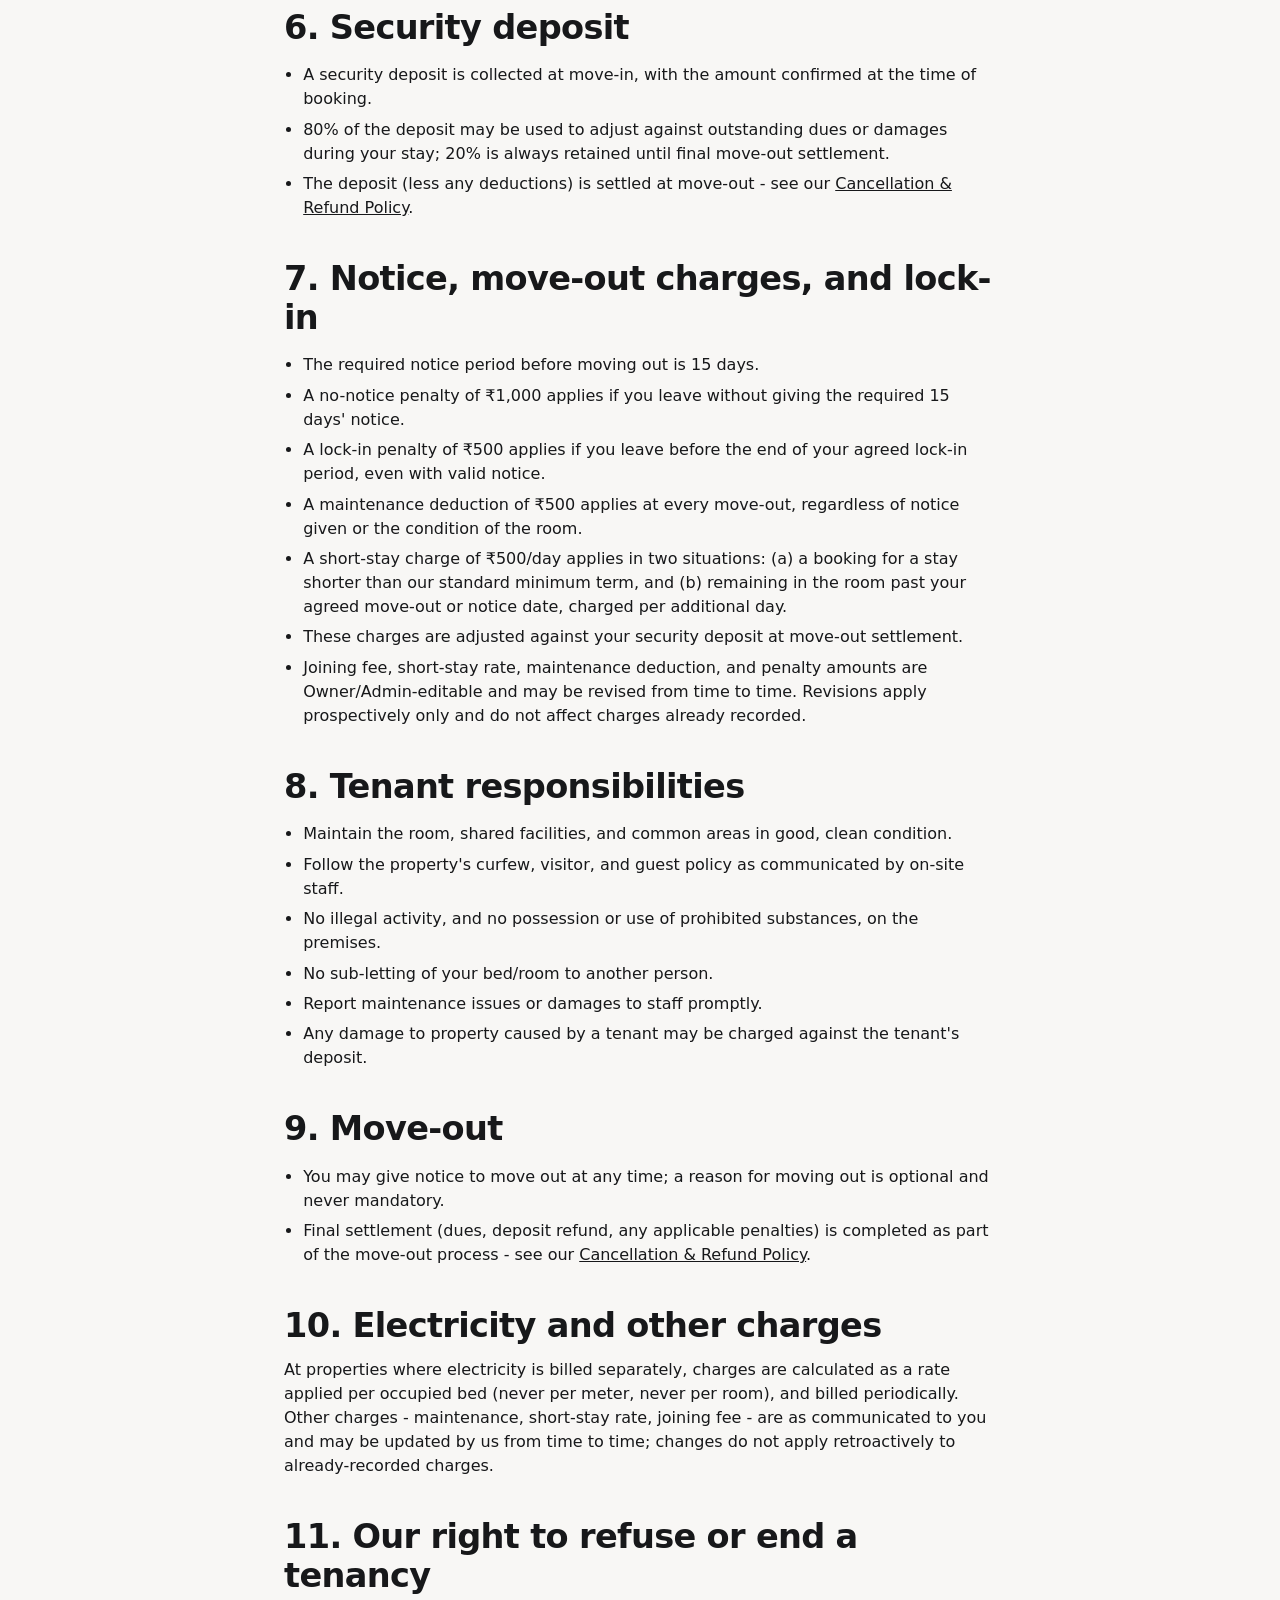
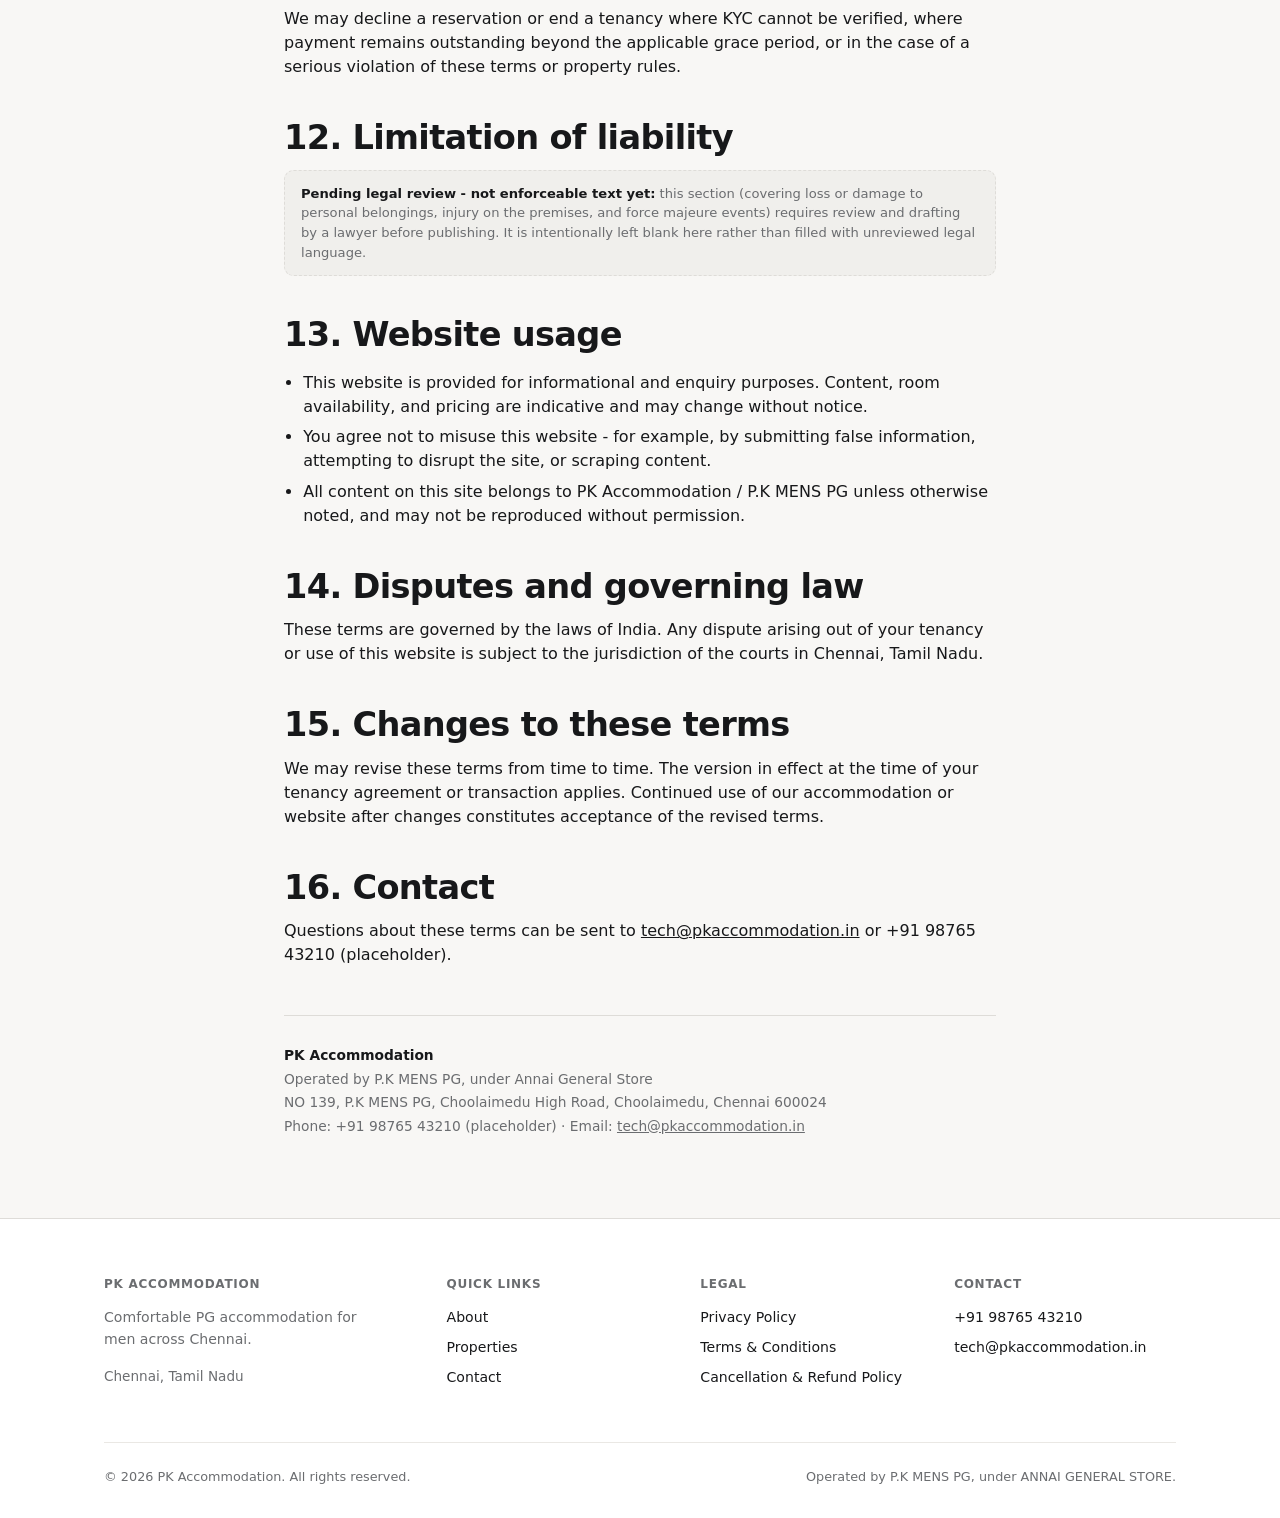
<file: terms.html>
<!DOCTYPE html>
<html lang="en">
<head>
<meta charset="UTF-8" />
<meta name="viewport" content="width=device-width, initial-scale=1.0" />
<title>Terms &amp; Conditions - PK Accommodation</title>
<meta name="description" content="Terms and Conditions for PK Accommodation (P.K MENS PG) - booking, rent, deposit, notice period, tenant responsibilities and website usage." />
<link rel="stylesheet" href="/assets/style.css" />
</head>
<body>

<header class="site">
  <div class="wrap nav-row">
    <a href="/home" class="brand">
      <span class="brand-mark">PK</span>
      <span>PK Accommodation<span class="brand-sub">P.K MENS PG</span></span>
    </a>
    <button class="menu-toggle" aria-label="Toggle menu">☰</button>
    <nav class="primary">
      <a href="/home">Home</a>
      <a href="/about">About</a>
      <a href="/properties">Properties</a>
      <a href="/payments">Payments</a>
      <a href="/contact">Contact</a>
    </nav>
    <a href="/contact" class="btn btn-primary btn-sm nav-cta">Enquire Now</a>
  </div>
</header>

<section class="hero" style="padding-bottom:1rem;">
  <div class="wrap">
    <span class="label-xs">Legal</span>
    <h1>Terms &amp; Conditions</h1>
  </div>
</section>

<section class="tight">
  <div class="wrap prose">
    <div class="updated-note">Last updated: 21 September 2026. These terms govern your use of this website and your tenancy with PK Accommodation, operated by P.K MENS PG under Annai General Store.</div>

    <h2>1. Definitions and parties</h2>
    <p>"We", "us", "our" refers to PK Accommodation, operated by P.K MENS PG under Annai General Store. "You", "your", "tenant" refers to any person booking, reserving, or holding a tenancy with us, or using this website.</p>

    <h2>2. Eligibility</h2>
    <p>Our accommodation is for men aged 18 and above. A valid government-issued photo ID is required for identity verification (KYC) before a tenancy is activated.</p>

    <h2>3. Booking and reservation</h2>
    <ul>
      <li>An enquiry can be converted to a reservation by our staff. No payment is required to reserve a bed.</li>
      <li>A reservation becomes an active tenancy only once KYC verification, a signed rental agreement, and the applicable payment (joining fee, first month's rent, and security deposit) are complete.</li>
      <li>Your intended room number may be communicated in advance; the specific bed is assigned by staff.</li>
      <li>We reserve the right to decline or cancel a reservation before activation - for example, if KYC cannot be verified.</li>
    </ul>

    <h2>4. KYC and agreement requirement</h2>
    <p>A tenancy is not active until identity verification (KYC), the signed digital agreement, and the payment declaration described in Section 3 are all complete.</p>

    <h2>5. Rent</h2>
    <ul>
      <li>Rent is billed on a cycle anchored to your own joining date (e.g. joining on the 12th means every cycle runs 12th to 11th), not a shared calendar date for all tenants.</li>
      <li>Joining on or before the 14th of a month: no proration for the first cycle.</li>
      <li>Joining on or after the 15th: your billing may instead be aligned to a calendar-1st cycle, raising one prorated first charge.</li>
      <li>Rent is due at the start of each cycle.</li>
      <li>A late fee of 1% of the rent per day applies after a grace period of 12 days from the due date.</li>
      <li>Rent does not support partial payment - a due amount is either paid in full or remains outstanding. Any advance paid is applied against the next due amount.</li>
      <li>Rent payments may be refunded or corrected where a genuine billing or entry error is identified, on request with a reason.</li>
    </ul>

    <h2>6. Security deposit</h2>
    <ul>
      <li>A security deposit is collected at move-in, with the amount confirmed at the time of booking.</li>
      <li>80% of the deposit may be used to adjust against outstanding dues or damages during your stay; 20% is always retained until final move-out settlement.</li>
      <li>The deposit (less any deductions) is settled at move-out - see our <a href="/refund">Cancellation &amp; Refund Policy</a>.</li>
    </ul>

    <h2>7. Notice, move-out charges, and lock-in</h2>
    <ul>
      <li>The required notice period before moving out is 15 days.</li>
      <li>A no-notice penalty of ₹1,000 applies if you leave without giving the required 15 days' notice.</li>
      <li>A lock-in penalty of ₹500 applies if you leave before the end of your agreed lock-in period, even with valid notice.</li>
      <li>A maintenance deduction of ₹500 applies at every move-out, regardless of notice given or the condition of the room.</li>
      <li>A short-stay charge of ₹500/day applies in two situations: (a) a booking for a stay shorter than our standard minimum term, and (b) remaining in the room past your agreed move-out or notice date, charged per additional day.</li>
      <li>These charges are adjusted against your security deposit at move-out settlement.</li>
      <li>Joining fee, short-stay rate, maintenance deduction, and penalty amounts are Owner/Admin-editable and may be revised from time to time. Revisions apply prospectively only and do not affect charges already recorded.</li>
    </ul>

    <h2>8. Tenant responsibilities</h2>
    <ul>
      <li>Maintain the room, shared facilities, and common areas in good, clean condition.</li>
      <li>Follow the property's curfew, visitor, and guest policy as communicated by on-site staff.</li>
      <li>No illegal activity, and no possession or use of prohibited substances, on the premises.</li>
      <li>No sub-letting of your bed/room to another person.</li>
      <li>Report maintenance issues or damages to staff promptly.</li>
      <li>Any damage to property caused by a tenant may be charged against the tenant's deposit.</li>
    </ul>

    <h2>9. Move-out</h2>
    <ul>
      <li>You may give notice to move out at any time; a reason for moving out is optional and never mandatory.</li>
      <li>Final settlement (dues, deposit refund, any applicable penalties) is completed as part of the move-out process - see our <a href="/refund">Cancellation &amp; Refund Policy</a>.</li>
    </ul>

    <h2>10. Electricity and other charges</h2>
    <p>At properties where electricity is billed separately, charges are calculated as a rate applied per occupied bed (never per meter, never per room), and billed periodically. Other charges - maintenance, short-stay rate, joining fee - are as communicated to you and may be updated by us from time to time; changes do not apply retroactively to already-recorded charges.</p>

    <h2>11. Our right to refuse or end a tenancy</h2>
    <p>We may decline a reservation or end a tenancy where KYC cannot be verified, where payment remains outstanding beyond the applicable grace period, or in the case of a serious violation of these terms or property rules.</p>

    <h2>12. Limitation of liability</h2>
    <div class="flag-note"><strong>Pending legal review - not enforceable text yet:</strong> this section (covering loss or damage to personal belongings, injury on the premises, and force majeure events) requires review and drafting by a lawyer before publishing. It is intentionally left blank here rather than filled with unreviewed legal language.</div>

    <h2>13. Website usage</h2>
    <ul>
      <li>This website is provided for informational and enquiry purposes. Content, room availability, and pricing are indicative and may change without notice.</li>
      <li>You agree not to misuse this website - for example, by submitting false information, attempting to disrupt the site, or scraping content.</li>
      <li>All content on this site belongs to PK Accommodation / P.K MENS PG unless otherwise noted, and may not be reproduced without permission.</li>
    </ul>

    <h2>14. Disputes and governing law</h2>
    <p>These terms are governed by the laws of India. Any dispute arising out of your tenancy or use of this website is subject to the jurisdiction of the courts in Chennai, Tamil Nadu.</p>

    <h2>15. Changes to these terms</h2>
    <p>We may revise these terms from time to time. The version in effect at the time of your tenancy agreement or transaction applies. Continued use of our accommodation or website after changes constitutes acceptance of the revised terms.</p>

    <h2>16. Contact</h2>
    <p>Questions about these terms can be sent to <a href="mailto:tech@pkaccommodation.in">tech@pkaccommodation.in</a> or +91 98765 43210 (placeholder).</p>

    <div class="legal-signoff">
      <strong>PK Accommodation</strong>
      Operated by P.K MENS PG, under Annai General Store<br />
      NO 139, P.K MENS PG, Choolaimedu High Road, Choolaimedu, Chennai 600024<br />
      Phone: +91 98765 43210 (placeholder) · Email: <a href="mailto:tech@pkaccommodation.in">tech@pkaccommodation.in</a>
    </div>
  </div>
</section>

<footer class="site">
  <div class="wrap">
    <div class="footer-grid">
      <div>
        <h4>PK Accommodation</h4>
        <p class="muted" style="font-size:0.88rem; max-width:260px;">Comfortable PG accommodation for men across Chennai.</p>
        <p class="muted" style="font-size:0.85rem;">Chennai, Tamil Nadu</p>
      </div>
      <div>
        <h4>Quick Links</h4>
        <ul>
          <li><a href="/about">About</a></li>
          <li><a href="/properties">Properties</a></li>
          <li><a href="/contact">Contact</a></li>
        </ul>
      </div>
      <div>
        <h4>Legal</h4>
        <ul>
          <li><a href="/privacy">Privacy Policy</a></li>
          <li><a href="/terms">Terms &amp; Conditions</a></li>
          <li><a href="/refund">Cancellation &amp; Refund Policy</a></li>
        </ul>
      </div>
      <div>
        <h4>Contact</h4>
        <ul>
          <li><a href="tel:+919876543210">+91 98765 43210</a></li>
          <li><a href="mailto:tech@pkaccommodation.in">tech@pkaccommodation.in</a></li>
        </ul>
      </div>
    </div>
    <div class="footer-bottom">
      <span>© 2026 PK Accommodation. All rights reserved.</span>
      <span>Operated by P.K MENS PG, under ANNAI GENERAL STORE.</span>
    </div>
  </div>
</footer>
<script src="/assets/script.js"></script>
</body>
</html>
</file>
<file: assets/style.css>
@import url('https://api.fontshare.com/v2/css?f[]=switzer@400,500,600,700&display=swap');

:root {
  --bg: #f8f7f5;
  --surface: #ffffff;
  --fg: #17181a;
  --muted: #6b6d70;
  --border: #dedcd8;
  --border-soft: #eae8e4;
  --secondary: #f0efec;
  --radius: 0.6rem;
  --max: 1120px;
}

* { box-sizing: border-box; }

html { scroll-behavior: smooth; }

body {
  margin: 0;
  font-family: 'Switzer', ui-sans-serif, system-ui, sans-serif;
  background: var(--bg);
  color: var(--fg);
  font-weight: 400;
  -webkit-font-smoothing: antialiased;
  line-height: 1.5;
}

img { max-width: 100%; display: block; }
a { color: inherit; }

.wrap {
  max-width: var(--max);
  margin: 0 auto;
  padding: 0 1.5rem;
}

/* ---------- Header ---------- */
header.site {
  border-bottom: 1px solid var(--border);
  background: var(--surface);
  position: sticky;
  top: 0;
  z-index: 40;
}

.nav-row {
  display: flex;
  align-items: center;
  justify-content: space-between;
  height: 4.5rem;
}

.brand {
  display: flex;
  align-items: center;
  gap: 0.6rem;
  text-decoration: none;
  font-weight: 600;
  font-size: 1.05rem;
  letter-spacing: -0.01em;
  color: var(--fg);
}

.brand-mark {
  width: 2rem;
  height: 2rem;
  border-radius: 0.4rem;
  background: var(--fg);
  color: var(--surface);
  display: flex;
  align-items: center;
  justify-content: center;
  font-weight: 700;
  font-size: 0.8rem;
  letter-spacing: 0.02em;
  flex-shrink: 0;
}

.brand-sub {
  display: block;
  font-size: 0.65rem;
  font-weight: 400;
  color: var(--muted);
  letter-spacing: 0.04em;
  text-transform: uppercase;
}

nav.primary {
  display: flex;
  gap: 2rem;
  align-items: center;
}

nav.primary a {
  text-decoration: none;
  font-size: 0.9rem;
  color: var(--muted);
  transition: color 0.15s ease;
}

nav.primary a:hover,
nav.primary a[aria-current="page"] {
  color: var(--fg);
}

.nav-cta {
  display: none;
}

.menu-toggle {
  display: none;
  background: none;
  border: 1px solid var(--border);
  border-radius: 0.4rem;
  width: 2.4rem;
  height: 2.4rem;
  align-items: center;
  justify-content: center;
  cursor: pointer;
}

@media (min-width: 860px) {
  .nav-cta { display: inline-flex; }
}

@media (max-width: 859px) {
  nav.primary {
    position: absolute;
    top: 4.5rem;
    left: 0;
    right: 0;
    background: var(--surface);
    border-bottom: 1px solid var(--border);
    flex-direction: column;
    align-items: flex-start;
    gap: 0;
    padding: 0.5rem 1.5rem 1.25rem;
    display: none;
  }
  nav.primary.open { display: flex; }
  nav.primary a {
    width: 100%;
    padding: 0.75rem 0;
    border-bottom: 1px solid var(--border-soft);
    color: var(--fg);
  }
  .menu-toggle { display: inline-flex; }
}

/* ---------- Buttons ---------- */
.btn {
  display: inline-flex;
  align-items: center;
  justify-content: center;
  gap: 0.5rem;
  padding: 0.75rem 1.4rem;
  border-radius: 0.5rem;
  font-size: 0.9rem;
  font-weight: 500;
  text-decoration: none;
  cursor: pointer;
  border: 1px solid transparent;
  transition: opacity 0.15s ease, background 0.15s ease;
}

.btn-primary {
  background: var(--fg);
  color: var(--surface);
}
.btn-primary:hover { opacity: 0.85; }

.btn-outline {
  background: transparent;
  border-color: var(--fg);
  color: var(--fg);
}
.btn-outline:hover { background: var(--fg); color: var(--surface); }

.btn-sm { padding: 0.55rem 1rem; font-size: 0.82rem; }

/* ---------- Sections ---------- */
section { padding: 4.5rem 0; }
section.tight { padding: 3rem 0; }
section.alt { background: var(--surface); border-top: 1px solid var(--border); border-bottom: 1px solid var(--border); }

.label-xs {
  font-size: 0.7rem;
  letter-spacing: 0.08em;
  text-transform: uppercase;
  color: var(--muted);
  font-weight: 500;
}

h1, h2, h3, h4 { font-weight: 600; letter-spacing: -0.02em; margin: 0 0 0.75rem; }
h1 { font-size: clamp(2rem, 4.5vw, 3.1rem); line-height: 1.08; }
h2 { font-size: clamp(1.5rem, 3vw, 2.1rem); line-height: 1.15; }
h3 { font-size: 1.15rem; }
p { color: var(--fg); margin: 0 0 1rem; }
.lead { font-size: 1.1rem; color: var(--muted); max-width: 640px; }
.muted { color: var(--muted); }

.hero {
  padding: 5rem 0 4rem;
}
.hero-grid {
  display: grid;
  grid-template-columns: 1.1fr 0.9fr;
  gap: 3rem;
  align-items: center;
}
@media (max-width: 900px) {
  .hero-grid { grid-template-columns: 1fr; }
}

.stat-row {
  display: flex;
  gap: 2.5rem;
  margin-top: 2.25rem;
  flex-wrap: wrap;
}
.stat-num {
  font-size: 1.9rem;
  font-weight: 600;
  font-variant-numeric: tabular-nums;
}
.stat-label { font-size: 0.8rem; color: var(--muted); }

.hero-panel {
  border: 1px solid var(--border);
  border-radius: var(--radius);
  background: var(--surface);
  padding: 2rem;
}
.hero-panel .row {
  display: flex;
  justify-content: space-between;
  padding: 0.85rem 0;
  border-bottom: 1px solid var(--border-soft);
  font-size: 0.9rem;
}
.hero-panel .row:last-child { border-bottom: none; }

.cta-row { display: flex; gap: 0.9rem; margin-top: 2rem; flex-wrap: wrap; }

.grid {
  display: grid;
  gap: 1.5rem;
}
.grid-2 { grid-template-columns: repeat(2, 1fr); }
.grid-3 { grid-template-columns: repeat(3, 1fr); }
.grid-4 { grid-template-columns: repeat(4, 1fr); }
@media (max-width: 900px) {
  .grid-3, .grid-4 { grid-template-columns: repeat(2, 1fr); }
}
@media (max-width: 620px) {
  .grid-2, .grid-3, .grid-4 { grid-template-columns: 1fr; }
}

.card {
  border: 1px solid var(--border);
  border-radius: var(--radius);
  background: var(--surface);
  padding: 1.5rem;
}

.amenity-icon {
  width: 2.5rem;
  height: 2.5rem;
  border-radius: 999px;
  border: 1px solid var(--border);
  background: var(--secondary);
  display: flex;
  align-items: center;
  justify-content: center;
  margin-bottom: 0.9rem;
  color: var(--fg);
}
.amenity-icon svg { width: 1.2rem; height: 1.2rem; }

.card-plate {
  height: 3.4rem;
  width: 3.4rem;
  border-radius: 0.5rem;
  background: var(--secondary);
  border: 1px solid var(--border);
  display: flex;
  align-items: center;
  justify-content: center;
  font-weight: 600;
  margin-bottom: 1rem;
}

.tag {
  display: inline-block;
  font-size: 0.7rem;
  letter-spacing: 0.04em;
  text-transform: uppercase;
  padding: 0.25rem 0.6rem;
  border-radius: 999px;
  border: 1px solid var(--border);
  color: var(--muted);
  background: var(--secondary);
}

.section-head { max-width: 640px; margin-bottom: 2.5rem; }

/* ---------- Property card ---------- */
.property-card {
  border: 1px solid var(--border);
  border-radius: var(--radius);
  background: var(--surface);
  overflow: hidden;
}
.property-swatch {
  height: 7rem;
  background: repeating-linear-gradient(135deg, var(--secondary), var(--secondary) 10px, var(--border-soft) 10px, var(--border-soft) 20px);
  border-bottom: 1px solid var(--border);
  display: flex;
  align-items: flex-end;
  padding: 0.9rem 1.1rem;
}
.property-body { padding: 1.4rem; }
.property-body h3 { margin-bottom: 0.25rem; }
.property-addr { font-size: 0.85rem; color: var(--muted); margin-bottom: 0.9rem; }
.property-meta {
  display: flex;
  flex-wrap: wrap;
  gap: 0.4rem;
  margin-bottom: 1.1rem;
}
.property-actions { display: flex; gap: 0.6rem; flex-wrap: wrap; }

/* ---------- Table-ish list ---------- */
.deflist { border: 1px solid var(--border); border-radius: var(--radius); overflow: hidden; background: var(--surface); }
.deflist-row {
  display: grid;
  grid-template-columns: minmax(0, 1.1fr) minmax(0, 1.9fr);
  gap: 1rem;
  padding: 1rem 1.25rem;
  border-bottom: 1px solid var(--border-soft);
  font-size: 0.92rem;
}
.deflist-row:last-child { border-bottom: none; }
.deflist-row .k { color: var(--muted); font-size: 0.8rem; text-transform: uppercase; letter-spacing: 0.04em; padding-top: 0.1rem; }
@media (max-width: 620px) {
  .deflist-row { grid-template-columns: 1fr; gap: 0.3rem; }
}

/* ---------- Steps ---------- */
.steps { display: grid; grid-template-columns: repeat(5, 1fr); gap: 1rem; }
@media (max-width: 900px) { .steps { grid-template-columns: repeat(2, 1fr); } }
@media (max-width: 500px) { .steps { grid-template-columns: 1fr; } }
.step {
  border: 1px solid var(--border);
  border-radius: var(--radius);
  padding: 1.25rem;
  background: var(--surface);
  position: relative;
}
.step-num {
  font-size: 0.75rem;
  font-weight: 600;
  color: var(--muted);
  margin-bottom: 0.6rem;
}

/* ---------- Feature band (dark, "why tenants choose us") ---------- */
.feature-band {
  background: var(--fg);
  padding: 4.5rem 0;
}
.feature-band .section-head { max-width: 640px; margin-bottom: 2.5rem; }
.feature-grid { gap: 1.25rem; }
.feature-card {
  border: 1px solid rgba(255, 255, 255, 0.14);
  border-radius: var(--radius);
  background: rgba(255, 255, 255, 0.04);
  padding: 1.75rem 1.5rem;
}
.feature-icon {
  width: 2.75rem;
  height: 2.75rem;
  border-radius: 999px;
  border: 1px solid rgba(255, 255, 255, 0.2);
  background: rgba(255, 255, 255, 0.08);
  display: flex;
  align-items: center;
  justify-content: center;
  margin-bottom: 1.1rem;
  color: #ffffff;
}
.feature-icon svg { width: 1.3rem; height: 1.3rem; }
.feature-card h3 { color: #ffffff; font-size: 1.02rem; margin-bottom: 0.4rem; }
.feature-card p { color: #bdbdbd; font-size: 0.86rem; margin: 0; }

/* ---------- CTA banner ---------- */
.cta-banner {
  border: 1px solid var(--border);
  border-radius: var(--radius);
  background: var(--fg);
  color: var(--surface);
  padding: 3rem;
  display: flex;
  justify-content: space-between;
  align-items: center;
  flex-wrap: wrap;
  gap: 1.5rem;
}
.cta-banner h2 { color: var(--surface); margin-bottom: 0.4rem; }
.cta-banner p { color: #cfcfcf; margin: 0; }
.cta-banner .btn-primary { background: var(--surface); color: var(--fg); }
.cta-banner .btn-outline { border-color: var(--surface); color: var(--surface); }
.cta-banner .btn-outline:hover { background: var(--surface); color: var(--fg); }

/* ---------- FAQ ---------- */
.faq-list {
  border-top: 1px solid var(--border);
  max-width: 800px;
}
.faq-item { border-bottom: 1px solid var(--border); }
.faq-item summary {
  cursor: pointer;
  list-style: none;
  padding: 1.3rem 0;
  font-weight: 500;
  font-size: 0.98rem;
  display: flex;
  justify-content: space-between;
  align-items: center;
  gap: 1rem;
}
.faq-item summary::-webkit-details-marker { display: none; }
.faq-item summary::after {
  content: "+";
  font-size: 1.3rem;
  color: var(--muted);
  flex-shrink: 0;
  line-height: 1;
}
.faq-item[open] summary::after { content: "\2212"; }
.faq-item .faq-answer {
  padding: 0 0 1.4rem;
  color: var(--muted);
  font-size: 0.9rem;
  max-width: 680px;
}

/* ---------- Legal / prose pages ---------- */
.prose { max-width: 760px; }
.prose h2 { margin-top: 2.5rem; }
.prose h2:first-child { margin-top: 0; }
.prose ul { padding-left: 1.2rem; }
.prose li { margin-bottom: 0.4rem; }
.updated-note {
  font-size: 0.85rem;
  color: var(--muted);
  border: 1px solid var(--border);
  background: var(--surface);
  border-radius: var(--radius);
  padding: 0.9rem 1.1rem;
  margin-bottom: 2.5rem;
}
.flag-note {
  font-size: 0.82rem;
  color: var(--muted);
  border: 1px dashed var(--border);
  background: var(--secondary);
  border-radius: var(--radius);
  padding: 0.8rem 1rem;
  margin: 0.75rem 0 1.5rem;
}
.flag-note strong { color: var(--fg); }
.legal-signoff {
  border-top: 1px solid var(--border);
  margin-top: 3rem;
  padding-top: 1.75rem;
  font-size: 0.86rem;
  color: var(--muted);
  line-height: 1.7;
}
.legal-signoff strong { color: var(--fg); display: block; }

/* ---------- Contact form ---------- */
.contact-grid {
  display: grid;
  grid-template-columns: 1fr 1fr;
  gap: 2.5rem;
}
@media (max-width: 860px) { .contact-grid { grid-template-columns: 1fr; } }

form.contact-form { display: grid; gap: 1rem; }
.field { display: grid; gap: 0.4rem; }
.field label { font-size: 0.8rem; color: var(--muted); }
.field input,
.field select,
.field textarea {
  font-family: inherit;
  font-size: 0.92rem;
  padding: 0.7rem 0.85rem;
  border: 1px solid var(--border);
  border-radius: 0.5rem;
  background: var(--surface);
  color: var(--fg);
}
.field textarea { min-height: 110px; resize: vertical; }
.form-note { font-size: 0.8rem; color: var(--muted); margin-top: 0.25rem; }

/* ---------- Footer ---------- */
footer.site {
  border-top: 1px solid var(--border);
  background: var(--surface);
  padding: 3.5rem 0 2rem;
  margin-top: 2rem;
}
.footer-grid {
  display: grid;
  grid-template-columns: 1.4fr 1fr 1fr 1fr;
  gap: 2rem;
  padding-bottom: 2.5rem;
  border-bottom: 1px solid var(--border-soft);
}
@media (max-width: 760px) {
  .footer-grid { grid-template-columns: 1fr 1fr; }
}
.footer-grid h4 {
  font-size: 0.75rem;
  text-transform: uppercase;
  letter-spacing: 0.06em;
  color: var(--muted);
  margin-bottom: 0.9rem;
}
.footer-grid ul { list-style: none; padding: 0; margin: 0; }
.footer-grid li { margin-bottom: 0.55rem; font-size: 0.88rem; }
.footer-grid a { text-decoration: none; color: var(--fg); }
.footer-grid a:hover { color: var(--muted); }
.footer-bottom {
  padding-top: 1.5rem;
  display: flex;
  justify-content: space-between;
  align-items: center;
  flex-wrap: wrap;
  gap: 0.75rem;
  font-size: 0.8rem;
  color: var(--muted);
}

.disclosure {
  font-size: 0.78rem;
  color: var(--muted);
  max-width: 640px;
}
</file>
